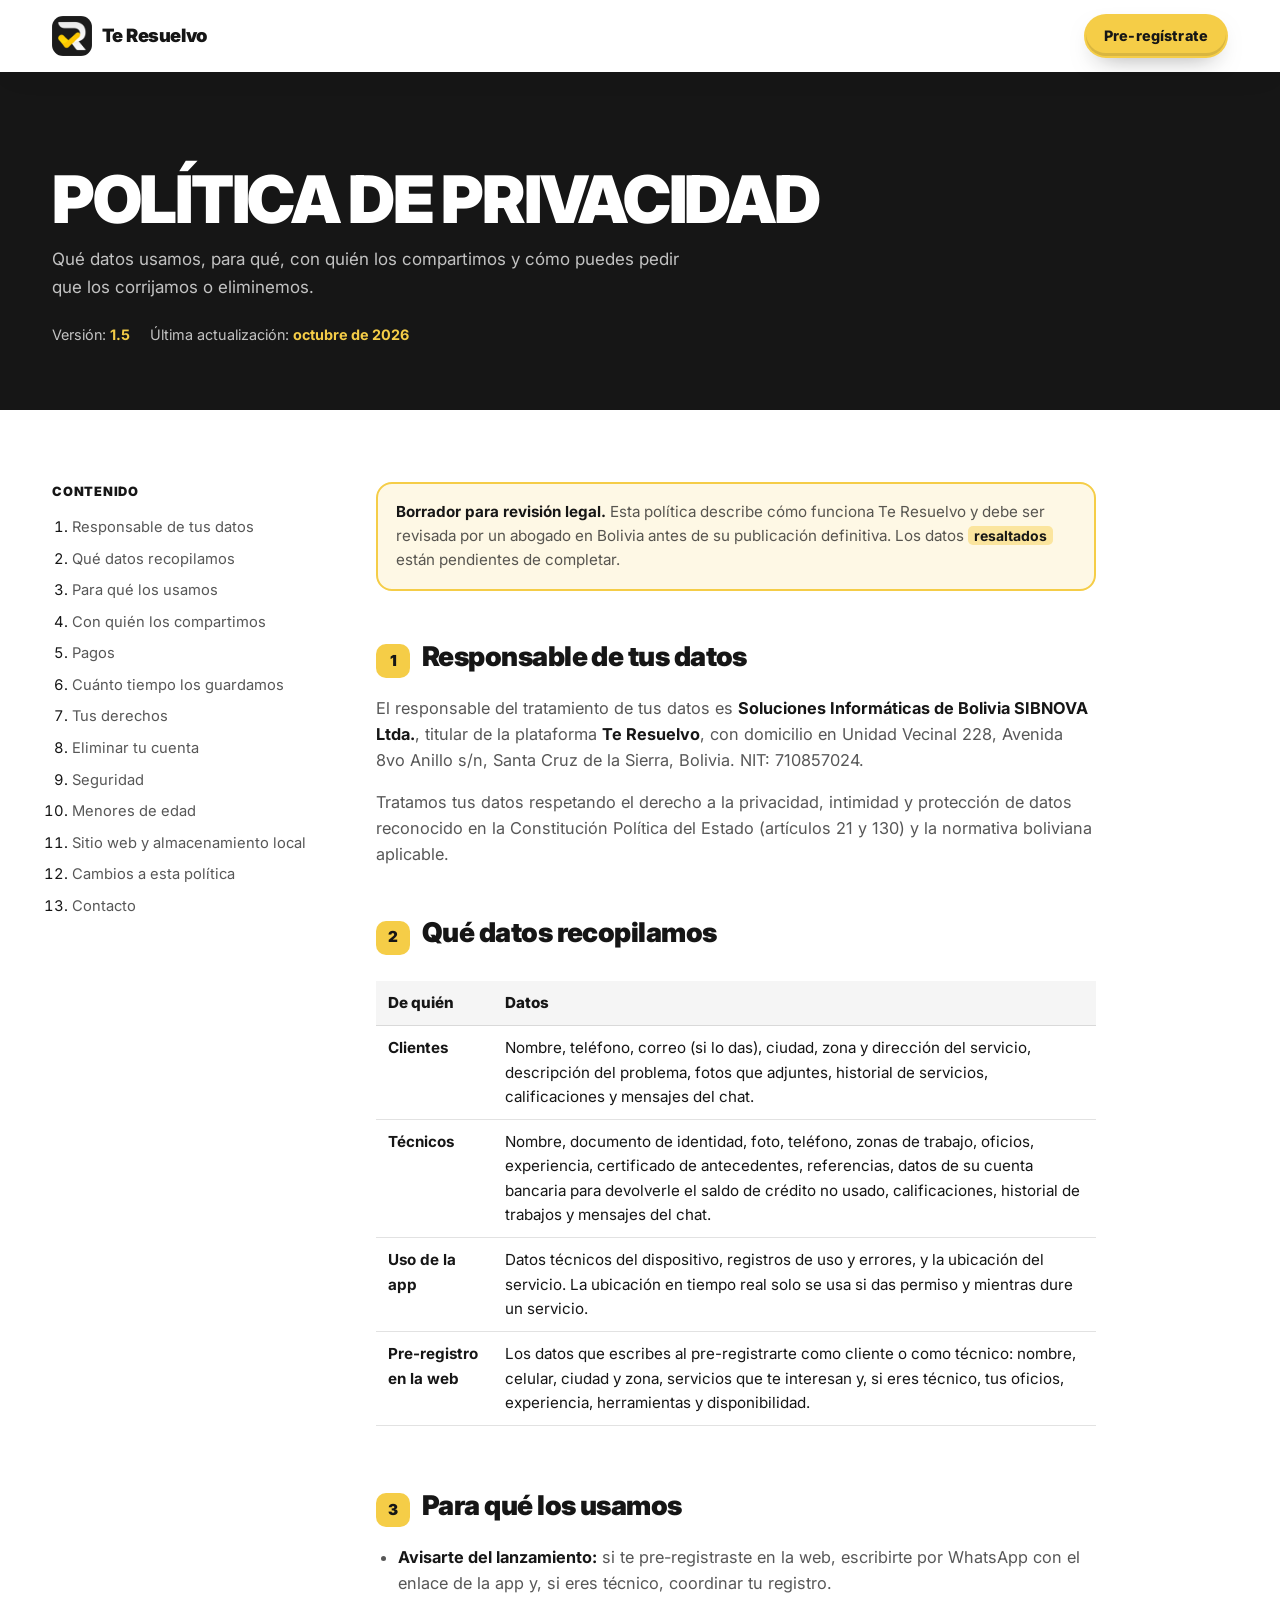
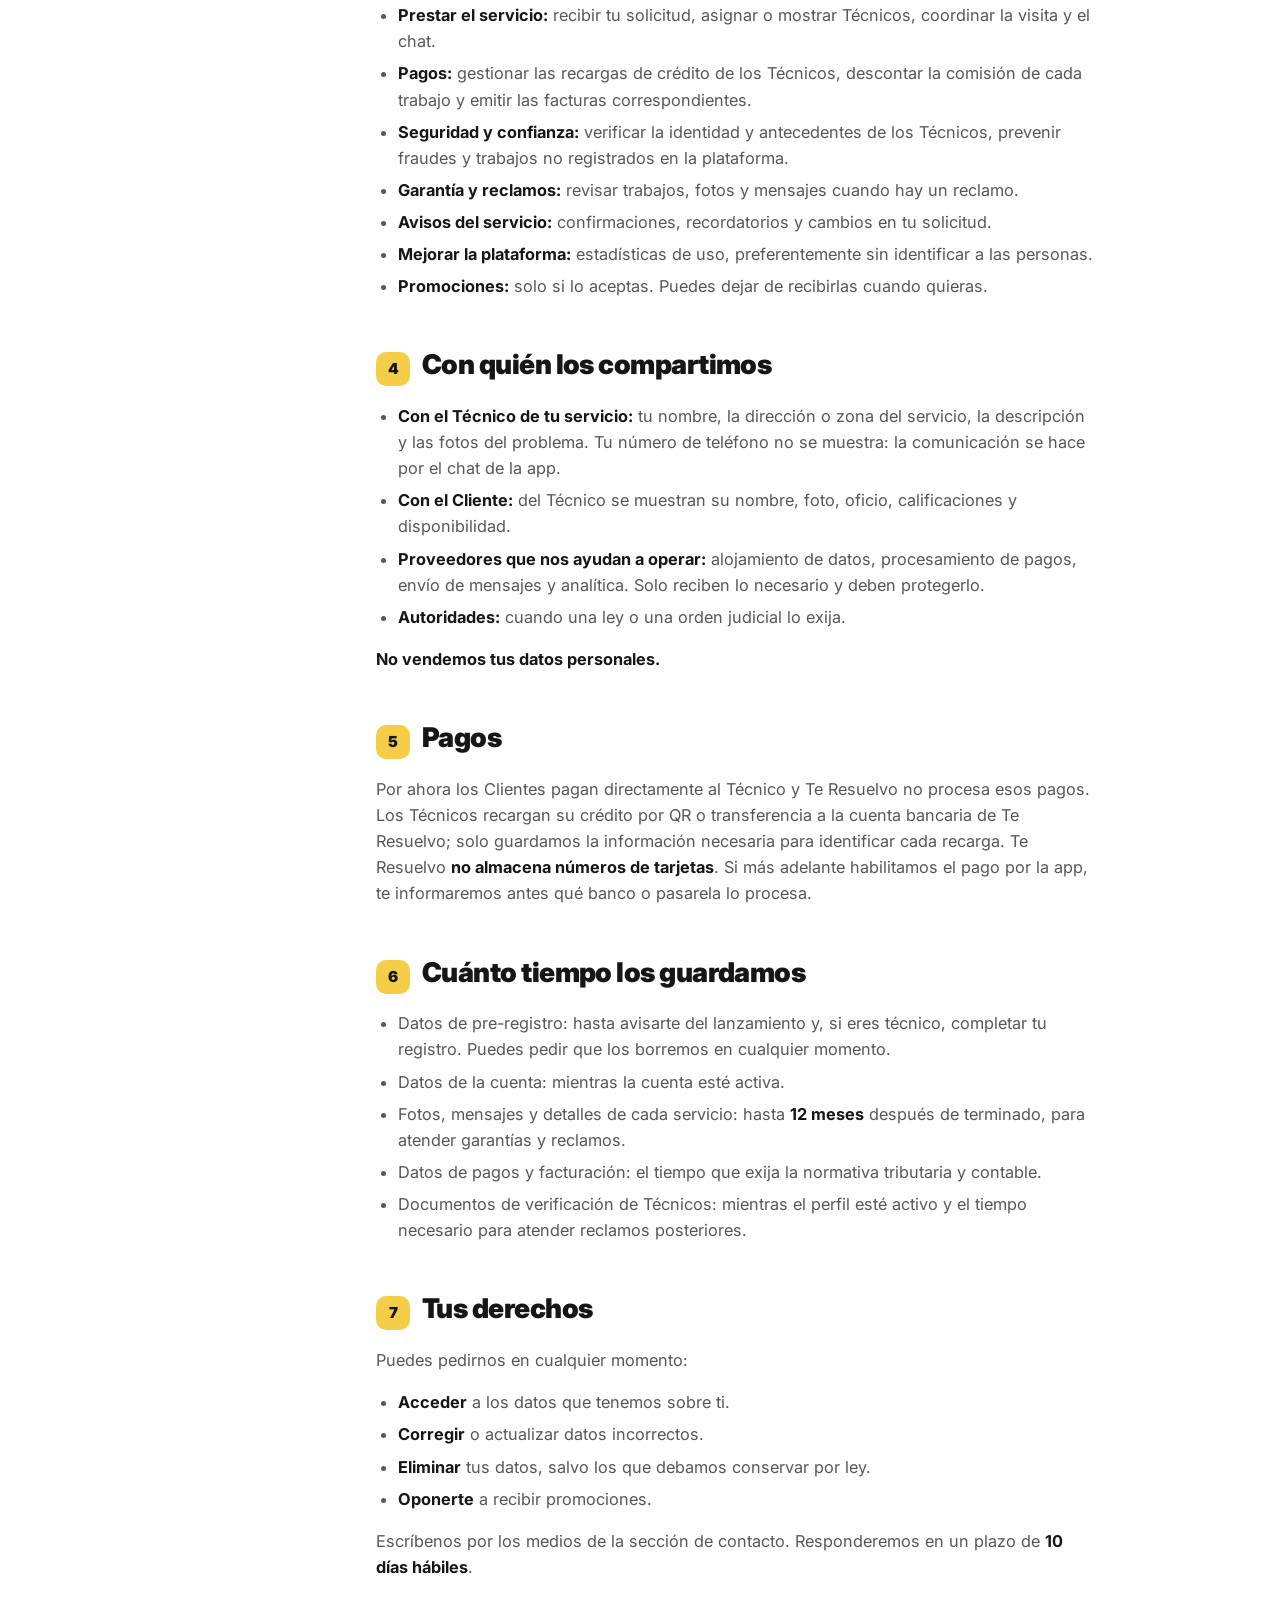
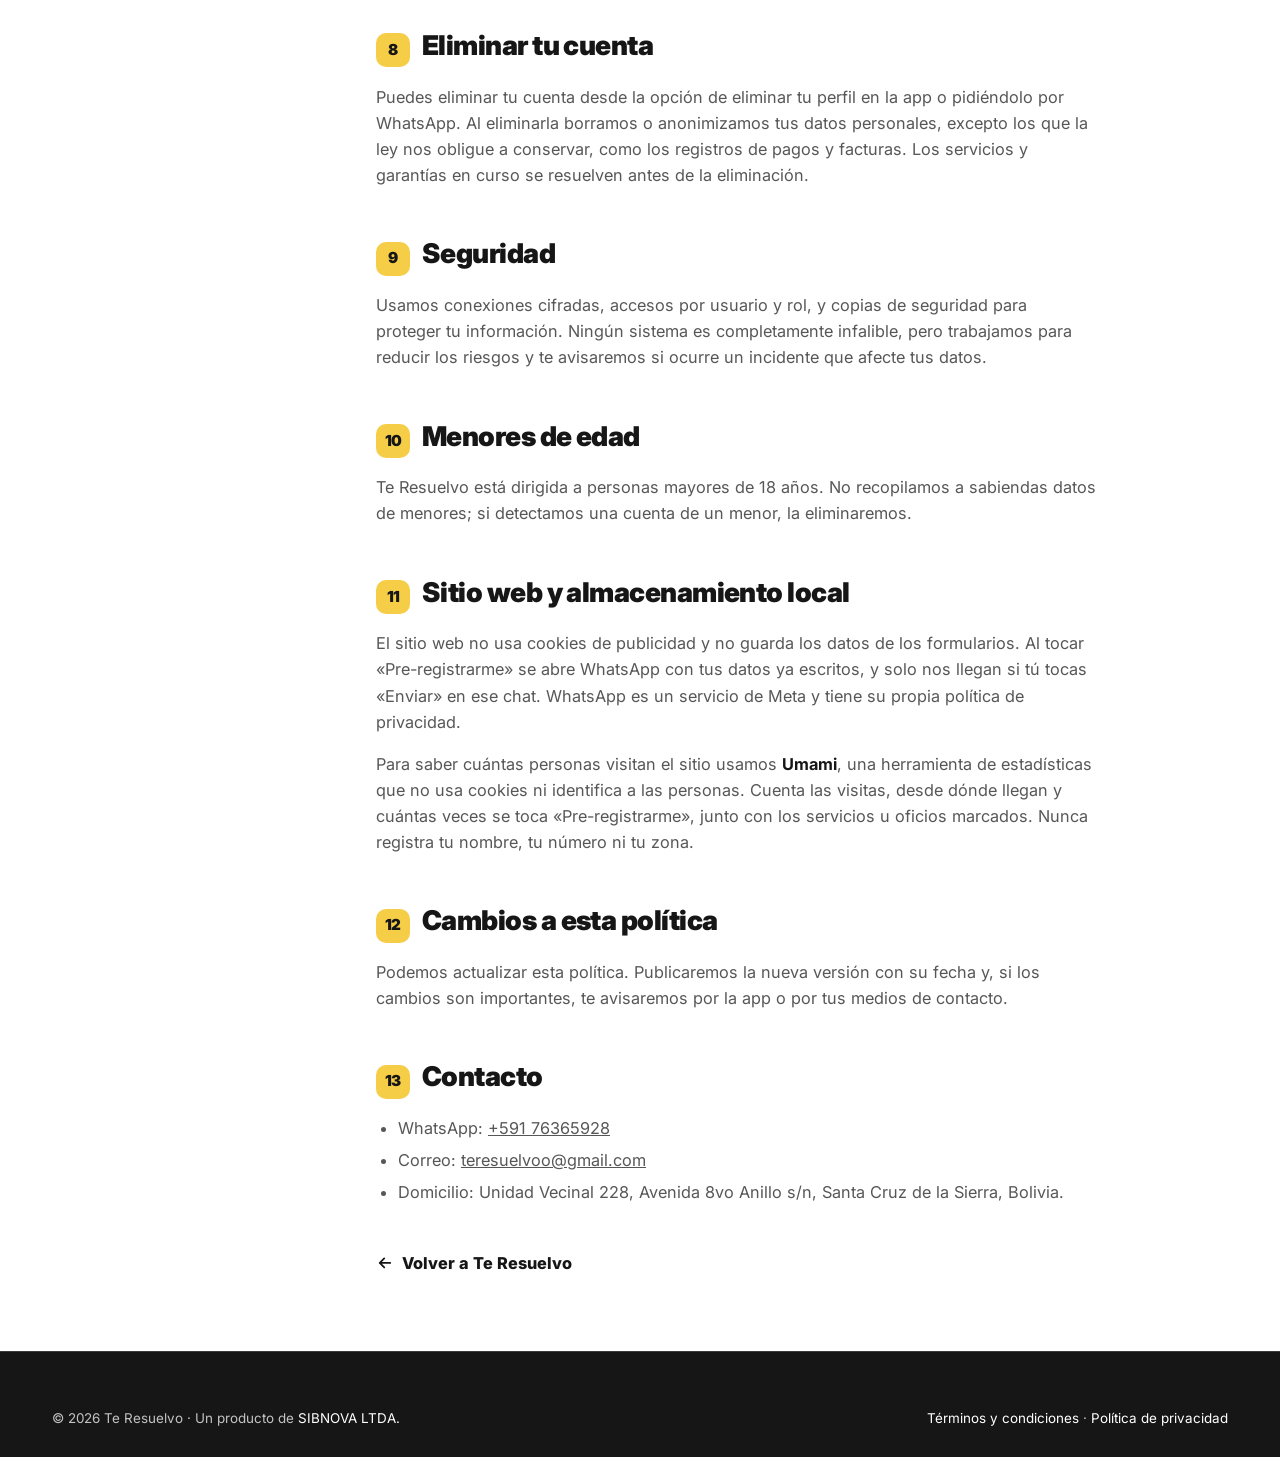
<file: privacidad.html>
<!DOCTYPE html>
<html lang="es-BO">
<head>
<meta charset="UTF-8">
<meta name="viewport" content="width=device-width, initial-scale=1, viewport-fit=cover">
<title>Política de privacidad · Te Resuelvo</title>
<meta name="description" content="Cómo Te Resuelvo recopila, usa y protege los datos de clientes y técnicos.">
<meta name="theme-color" content="#161616">
<link rel="canonical" href="https://juniorflores019xxxx-creator.github.io/te-resuelvo-app/privacidad.html">
<meta property="og:title" content="Política de privacidad · Te Resuelvo">
<meta property="og:image" content="https://juniorflores019xxxx-creator.github.io/te-resuelvo-app/img/compartir.jpg">
<meta property="og:url" content="https://juniorflores019xxxx-creator.github.io/te-resuelvo-app/privacidad.html">
<meta property="og:type" content="website">
<meta name="twitter:card" content="summary_large_image">
<link rel="icon" type="image/png" href="img/favicon.png">
<link rel="preconnect" href="https://fonts.googleapis.com">
<link rel="preconnect" href="https://fonts.gstatic.com" crossorigin>
<link href="https://fonts.googleapis.com/css2?family=Inter:wght@400..900&display=swap" rel="stylesheet">
<link rel="stylesheet" href="css/estilos.css">
</head>
<body>
<svg width="0" height="0" style="position:absolute" aria-hidden="true"><defs><symbol id="i-flecha" viewBox="0 0 24 24"><path d="M5 12h14M13 6l6 6-6 6" fill="none" stroke="currentColor" stroke-width="2.4" stroke-linecap="round" stroke-linejoin="round"/></symbol></defs></svg>
<a class="skip" href="#contenido">Saltar al contenido</a>

<header class="header scrolled">
  <div class="wrap header-in">
    <a class="logo" href="index.html" aria-label="Te Resuelvo, ir al inicio"><img src="img/logo-96.png" alt="" width="40" height="40"><span>Te Resuelvo</span></a>
    <a class="btn btn-yellow btn-sm" href="index.html#contacto">Pre-regístrate</a>
  </div>
</header>

<main id="contenido">
  <section class="legal-hero">
    <div class="wrap">
      <h1 class="title-lg">Política de privacidad</h1>
      <p>Qué datos usamos, para qué, con quién los compartimos y cómo puedes pedir que los corrijamos o eliminemos.</p>
      <div class="meta"><span>Versión: <b>1.5</b></span><span>Última actualización: <b>octubre de 2026</b></span></div>
    </div>
  </section>

  <div class="wrap legal-wrap">
    <nav class="toc" aria-label="Contenido">
      <p>Contenido</p>
      <ol>
        <li><a href="#p1">Responsable de tus datos</a></li>
        <li><a href="#p2">Qué datos recopilamos</a></li>
        <li><a href="#p3">Para qué los usamos</a></li>
        <li><a href="#p4">Con quién los compartimos</a></li>
        <li><a href="#p5">Pagos</a></li>
        <li><a href="#p6">Cuánto tiempo los guardamos</a></li>
        <li><a href="#p7">Tus derechos</a></li>
        <li><a href="#p8">Eliminar tu cuenta</a></li>
        <li><a href="#p9">Seguridad</a></li>
        <li><a href="#p10">Menores de edad</a></li>
        <li><a href="#p11">Sitio web y almacenamiento local</a></li>
        <li><a href="#p12">Cambios a esta política</a></li>
        <li><a href="#p13">Contacto</a></li>
      </ol>
    </nav>

    <article class="legal">
      <p class="aviso"><strong>Borrador para revisión legal.</strong> Esta política describe cómo funciona Te Resuelvo y debe ser revisada por un abogado en Bolivia antes de su publicación definitiva. Los datos <span class="pend">resaltados</span> están pendientes de completar.</p>

      <h2 id="p1"><span class="n">1</span>Responsable de tus datos</h2>
      <p>El responsable del tratamiento de tus datos es <strong>Soluciones Informáticas de Bolivia SIBNOVA Ltda.</strong>, titular de la plataforma <strong>Te Resuelvo</strong>, con domicilio en Unidad Vecinal 228, Avenida 8vo Anillo s/n, Santa Cruz de la Sierra, Bolivia. NIT: 710857024.</p>
      <p>Tratamos tus datos respetando el derecho a la privacidad, intimidad y protección de datos reconocido en la Constitución Política del Estado (artículos 21 y 130) y la normativa boliviana aplicable.</p>

      <h2 id="p2"><span class="n">2</span>Qué datos recopilamos</h2>
      <div class="tablewrap"><table>
        <thead><tr><th>De quién</th><th>Datos</th></tr></thead>
        <tbody>
          <tr><td><strong>Clientes</strong></td><td>Nombre, teléfono, correo (si lo das), ciudad, zona y dirección del servicio, descripción del problema, fotos que adjuntes, historial de servicios, calificaciones y mensajes del chat.</td></tr>
          <tr><td><strong>Técnicos</strong></td><td>Nombre, documento de identidad, foto, teléfono, zonas de trabajo, oficios, experiencia, certificado de antecedentes, referencias, datos de su cuenta bancaria para devolverle el saldo de crédito no usado, calificaciones, historial de trabajos y mensajes del chat.</td></tr>
          <tr><td><strong>Uso de la app</strong></td><td>Datos técnicos del dispositivo, registros de uso y errores, y la ubicación del servicio. La ubicación en tiempo real solo se usa si das permiso y mientras dure un servicio.</td></tr>
          <tr><td><strong>Pre-registro en la web</strong></td><td>Los datos que escribes al pre-registrarte como cliente o como técnico: nombre, celular, ciudad y zona, servicios que te interesan y, si eres técnico, tus oficios, experiencia, herramientas y disponibilidad.</td></tr>
        </tbody>
      </table></div>

      <h2 id="p3"><span class="n">3</span>Para qué los usamos</h2>
      <ul>
        <li><strong>Avisarte del lanzamiento:</strong> si te pre-registraste en la web, escribirte por WhatsApp con el enlace de la app y, si eres técnico, coordinar tu registro.</li>
        <li><strong>Prestar el servicio:</strong> recibir tu solicitud, asignar o mostrar Técnicos, coordinar la visita y el chat.</li>
        <li><strong>Pagos:</strong> gestionar las recargas de crédito de los Técnicos, descontar la comisión de cada trabajo y emitir las facturas correspondientes.</li>
        <li><strong>Seguridad y confianza:</strong> verificar la identidad y antecedentes de los Técnicos, prevenir fraudes y trabajos no registrados en la plataforma.</li>
        <li><strong>Garantía y reclamos:</strong> revisar trabajos, fotos y mensajes cuando hay un reclamo.</li>
        <li><strong>Avisos del servicio:</strong> confirmaciones, recordatorios y cambios en tu solicitud.</li>
        <li><strong>Mejorar la plataforma:</strong> estadísticas de uso, preferentemente sin identificar a las personas.</li>
        <li><strong>Promociones:</strong> solo si lo aceptas. Puedes dejar de recibirlas cuando quieras.</li>
      </ul>

      <h2 id="p4"><span class="n">4</span>Con quién los compartimos</h2>
      <ul>
        <li><strong>Con el Técnico de tu servicio:</strong> tu nombre, la dirección o zona del servicio, la descripción y las fotos del problema. Tu número de teléfono no se muestra: la comunicación se hace por el chat de la app.</li>
        <li><strong>Con el Cliente:</strong> del Técnico se muestran su nombre, foto, oficio, calificaciones y disponibilidad.</li>
        <li><strong>Proveedores que nos ayudan a operar:</strong> alojamiento de datos, procesamiento de pagos, envío de mensajes y analítica. Solo reciben lo necesario y deben protegerlo.</li>
        <li><strong>Autoridades:</strong> cuando una ley o una orden judicial lo exija.</li>
      </ul>
      <p><strong>No vendemos tus datos personales.</strong></p>

      <h2 id="p5"><span class="n">5</span>Pagos</h2>
      <p>Por ahora los Clientes pagan directamente al Técnico y Te Resuelvo no procesa esos pagos. Los Técnicos recargan su crédito por QR o transferencia a la cuenta bancaria de Te Resuelvo; solo guardamos la información necesaria para identificar cada recarga. Te Resuelvo <strong>no almacena números de tarjetas</strong>. Si más adelante habilitamos el pago por la app, te informaremos antes qué banco o pasarela lo procesa.</p>

      <h2 id="p6"><span class="n">6</span>Cuánto tiempo los guardamos</h2>
      <ul>
        <li>Datos de pre-registro: hasta avisarte del lanzamiento y, si eres técnico, completar tu registro. Puedes pedir que los borremos en cualquier momento.</li>
        <li>Datos de la cuenta: mientras la cuenta esté activa.</li>
        <li>Fotos, mensajes y detalles de cada servicio: hasta <strong>12 meses</strong> después de terminado, para atender garantías y reclamos.</li>
        <li>Datos de pagos y facturación: el tiempo que exija la normativa tributaria y contable.</li>
        <li>Documentos de verificación de Técnicos: mientras el perfil esté activo y el tiempo necesario para atender reclamos posteriores.</li>
      </ul>

      <h2 id="p7"><span class="n">7</span>Tus derechos</h2>
      <p>Puedes pedirnos en cualquier momento:</p>
      <ul>
        <li><strong>Acceder</strong> a los datos que tenemos sobre ti.</li>
        <li><strong>Corregir</strong> o actualizar datos incorrectos.</li>
        <li><strong>Eliminar</strong> tus datos, salvo los que debamos conservar por ley.</li>
        <li><strong>Oponerte</strong> a recibir promociones.</li>
      </ul>
      <p>Escríbenos por los medios de la sección de contacto. Responderemos en un plazo de <strong>10 días hábiles</strong>.</p>

      <h2 id="p8"><span class="n">8</span>Eliminar tu cuenta</h2>
      <p>Puedes eliminar tu cuenta desde la opción de eliminar tu perfil en la app o pidiéndolo por WhatsApp. Al eliminarla borramos o anonimizamos tus datos personales, excepto los que la ley nos obligue a conservar, como los registros de pagos y facturas. Los servicios y garantías en curso se resuelven antes de la eliminación.</p>

      <h2 id="p9"><span class="n">9</span>Seguridad</h2>
      <p>Usamos conexiones cifradas, accesos por usuario y rol, y copias de seguridad para proteger tu información. Ningún sistema es completamente infalible, pero trabajamos para reducir los riesgos y te avisaremos si ocurre un incidente que afecte tus datos.</p>

      <h2 id="p10"><span class="n">10</span>Menores de edad</h2>
      <p>Te Resuelvo está dirigida a personas mayores de 18 años. No recopilamos a sabiendas datos de menores; si detectamos una cuenta de un menor, la eliminaremos.</p>

      <h2 id="p11"><span class="n">11</span>Sitio web y almacenamiento local</h2>
      <p>El sitio web no usa cookies de publicidad y no guarda los datos de los formularios. Al tocar «Pre-registrarme» se abre WhatsApp con tus datos ya escritos, y solo nos llegan si tú tocas «Enviar» en ese chat. WhatsApp es un servicio de Meta y tiene su propia política de privacidad.</p>
      <p>Para saber cuántas personas visitan el sitio usamos <strong>Umami</strong>, una herramienta de estadísticas que no usa cookies ni identifica a las personas. Cuenta las visitas, desde dónde llegan y cuántas veces se toca «Pre-registrarme», junto con los servicios u oficios marcados. Nunca registra tu nombre, tu número ni tu zona.</p>

      <h2 id="p12"><span class="n">12</span>Cambios a esta política</h2>
      <p>Podemos actualizar esta política. Publicaremos la nueva versión con su fecha y, si los cambios son importantes, te avisaremos por la app o por tus medios de contacto.</p>

      <h2 id="p13"><span class="n">13</span>Contacto</h2>
      <ul>
        <li>WhatsApp: <a href="https://wa.me/59176365928" target="_blank" rel="noopener" data-wa data-wa-numero>+591 76365928</a></li>
        <li>Correo: <a href="mailto:teresuelvoo@gmail.com">teresuelvoo@gmail.com</a></li>
        <li>Domicilio: Unidad Vecinal 228, Avenida 8vo Anillo s/n, Santa Cruz de la Sierra, Bolivia.</li>
      </ul>

      <a class="legal-back" href="index.html"><svg class="ico"><use href="#i-flecha"/></svg> Volver a Te Resuelvo</a>
    </article>
  </div>
</main>

<footer class="footer">
  <div class="wrap footer-bottom footer-solo">
    <p>© <span id="anio">2026</span> Te Resuelvo · Un producto de <a href="https://sibnova.com.bo" target="_blank" rel="noopener">SIBNOVA LTDA.</a></p>
    <p><a href="terminos.html">Términos y condiciones</a> · <a href="privacidad.html">Política de privacidad</a></p>
  </div>
</footer>
<script src="js/config.js"></script>
<script src="js/paginas.js"></script>
</body>
</html>
</file>
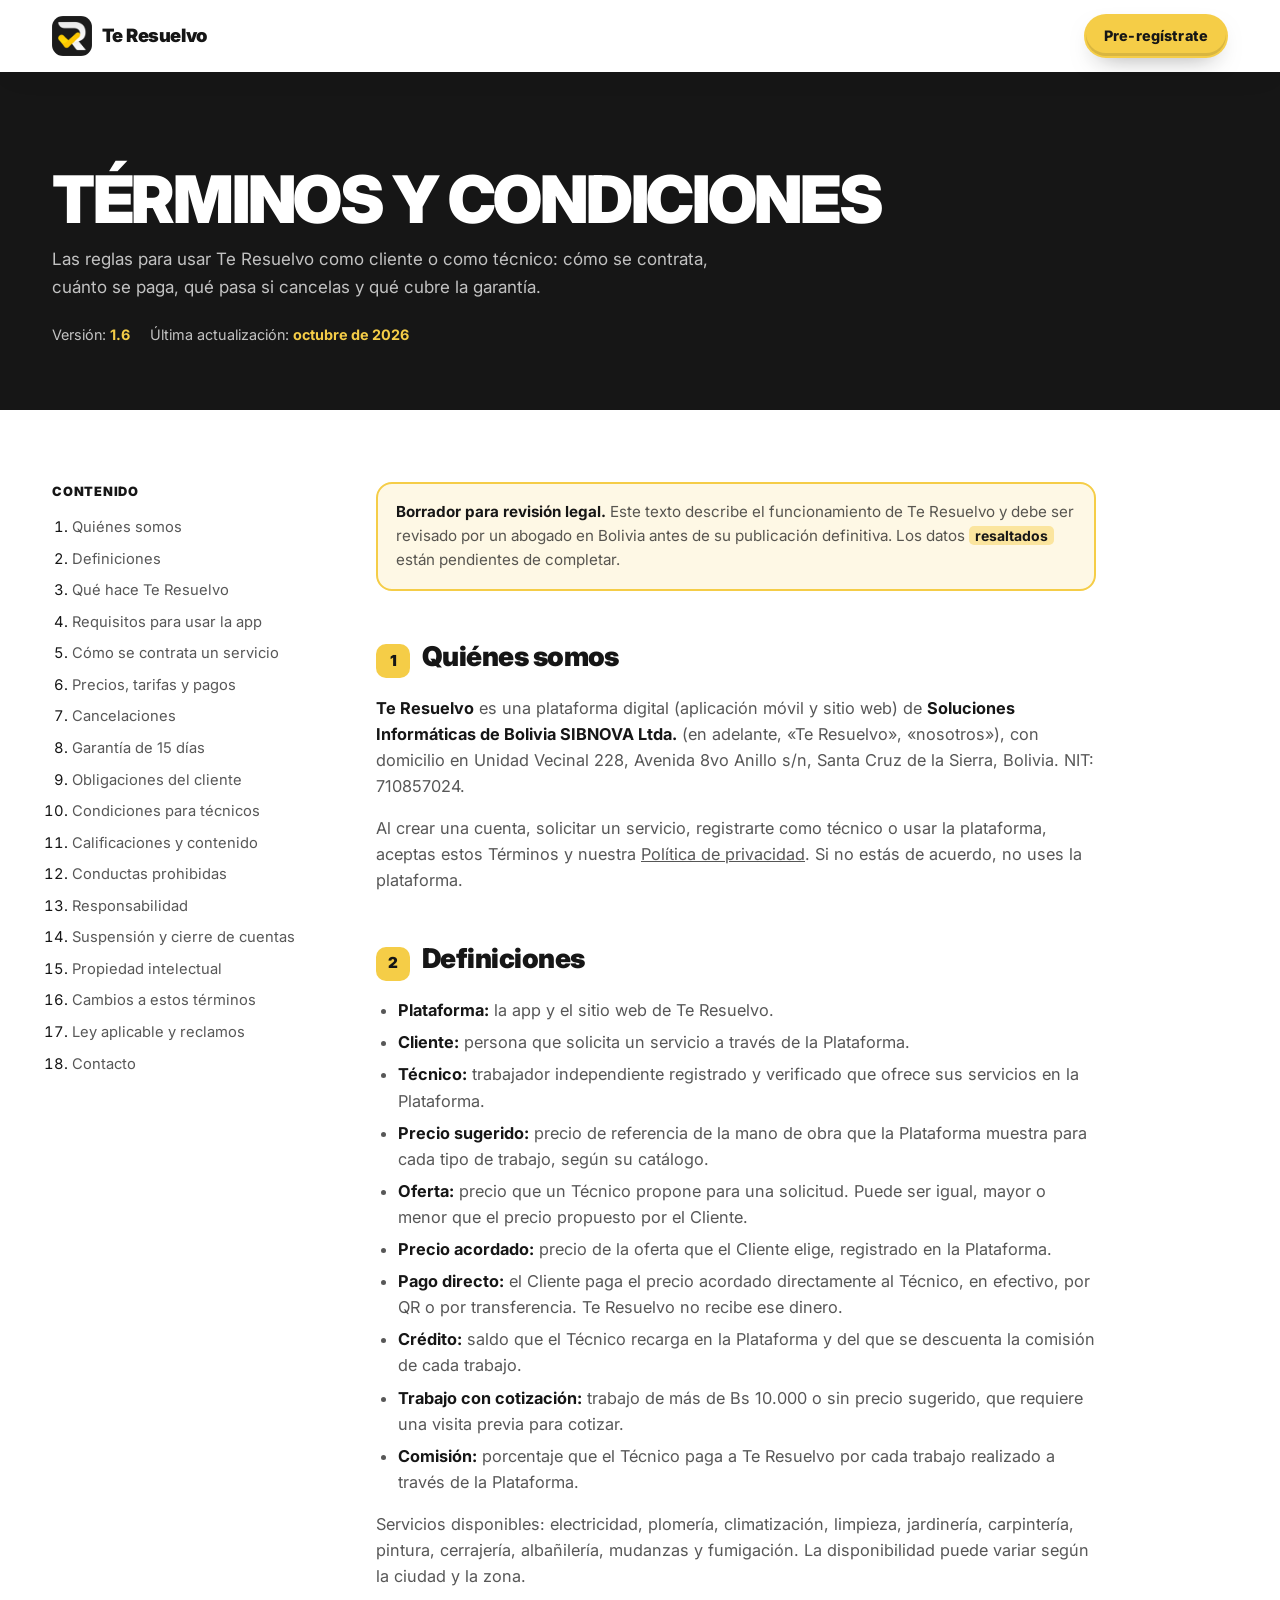
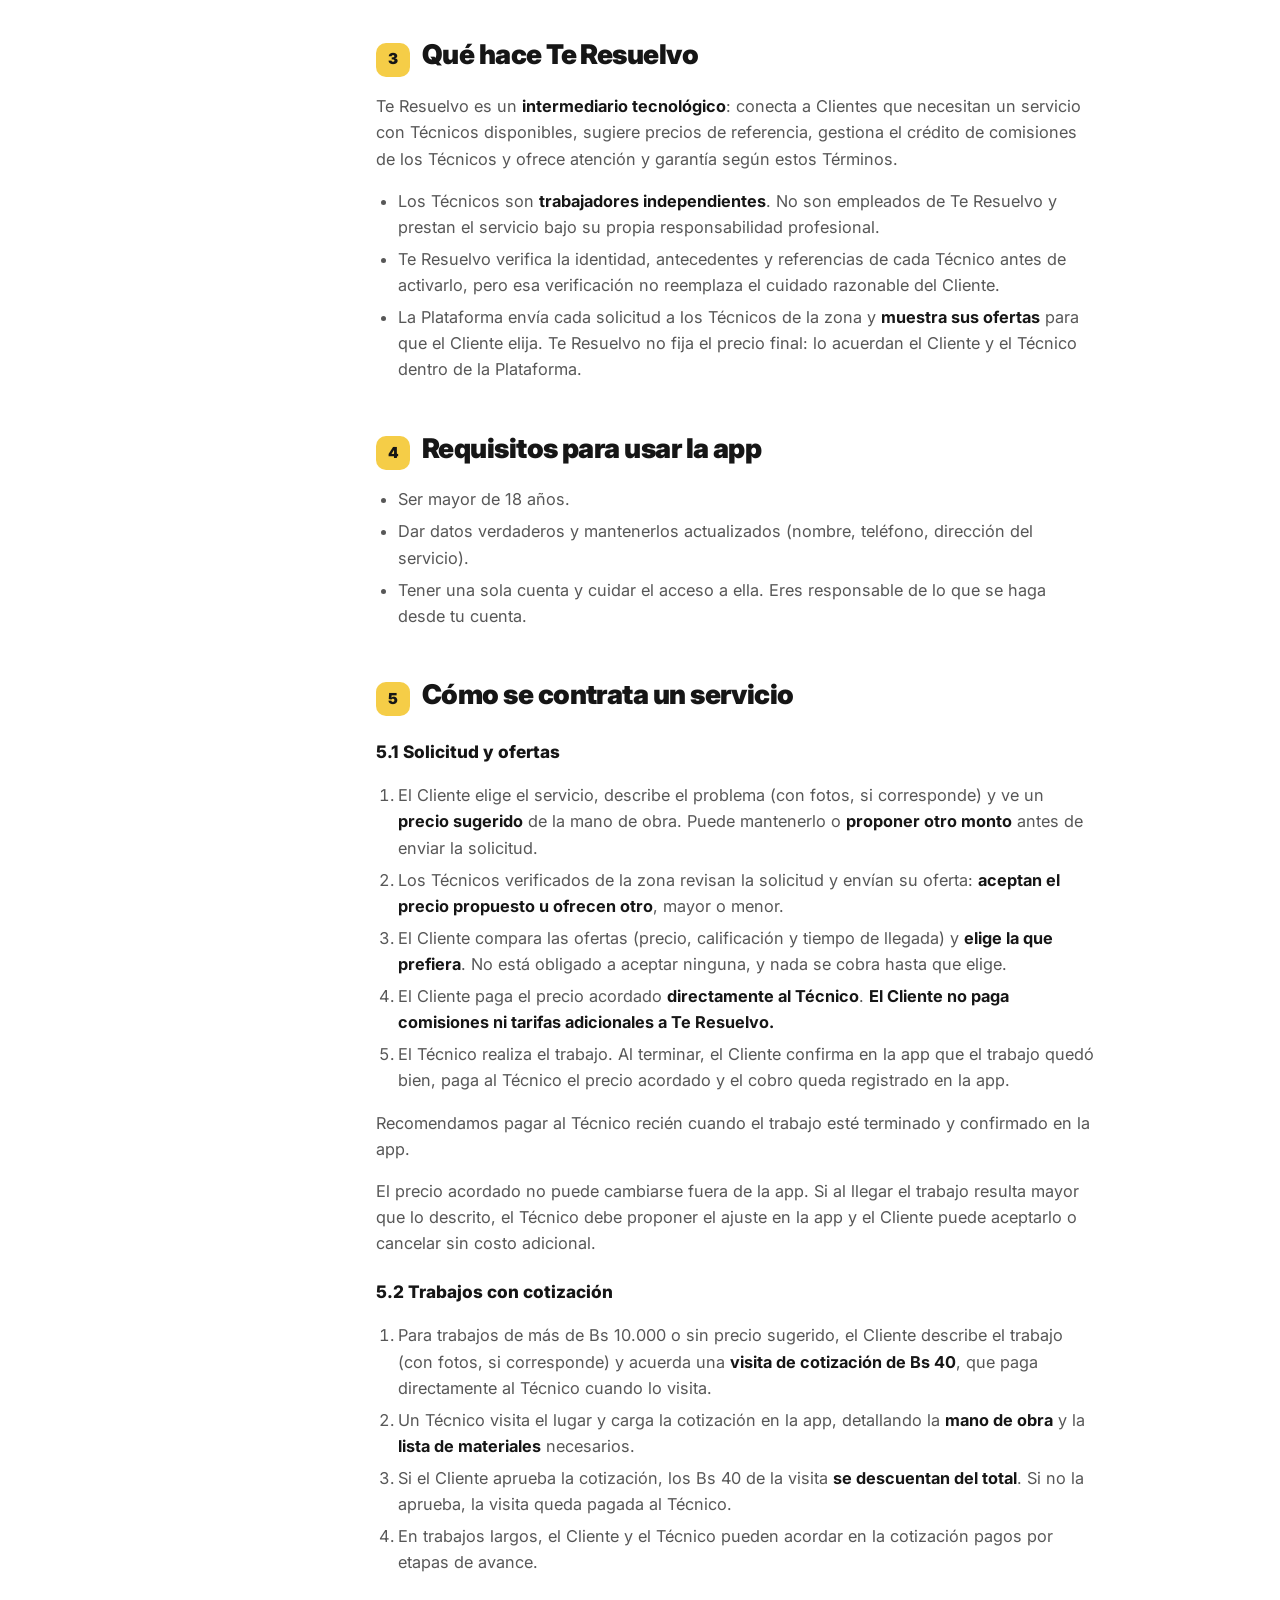
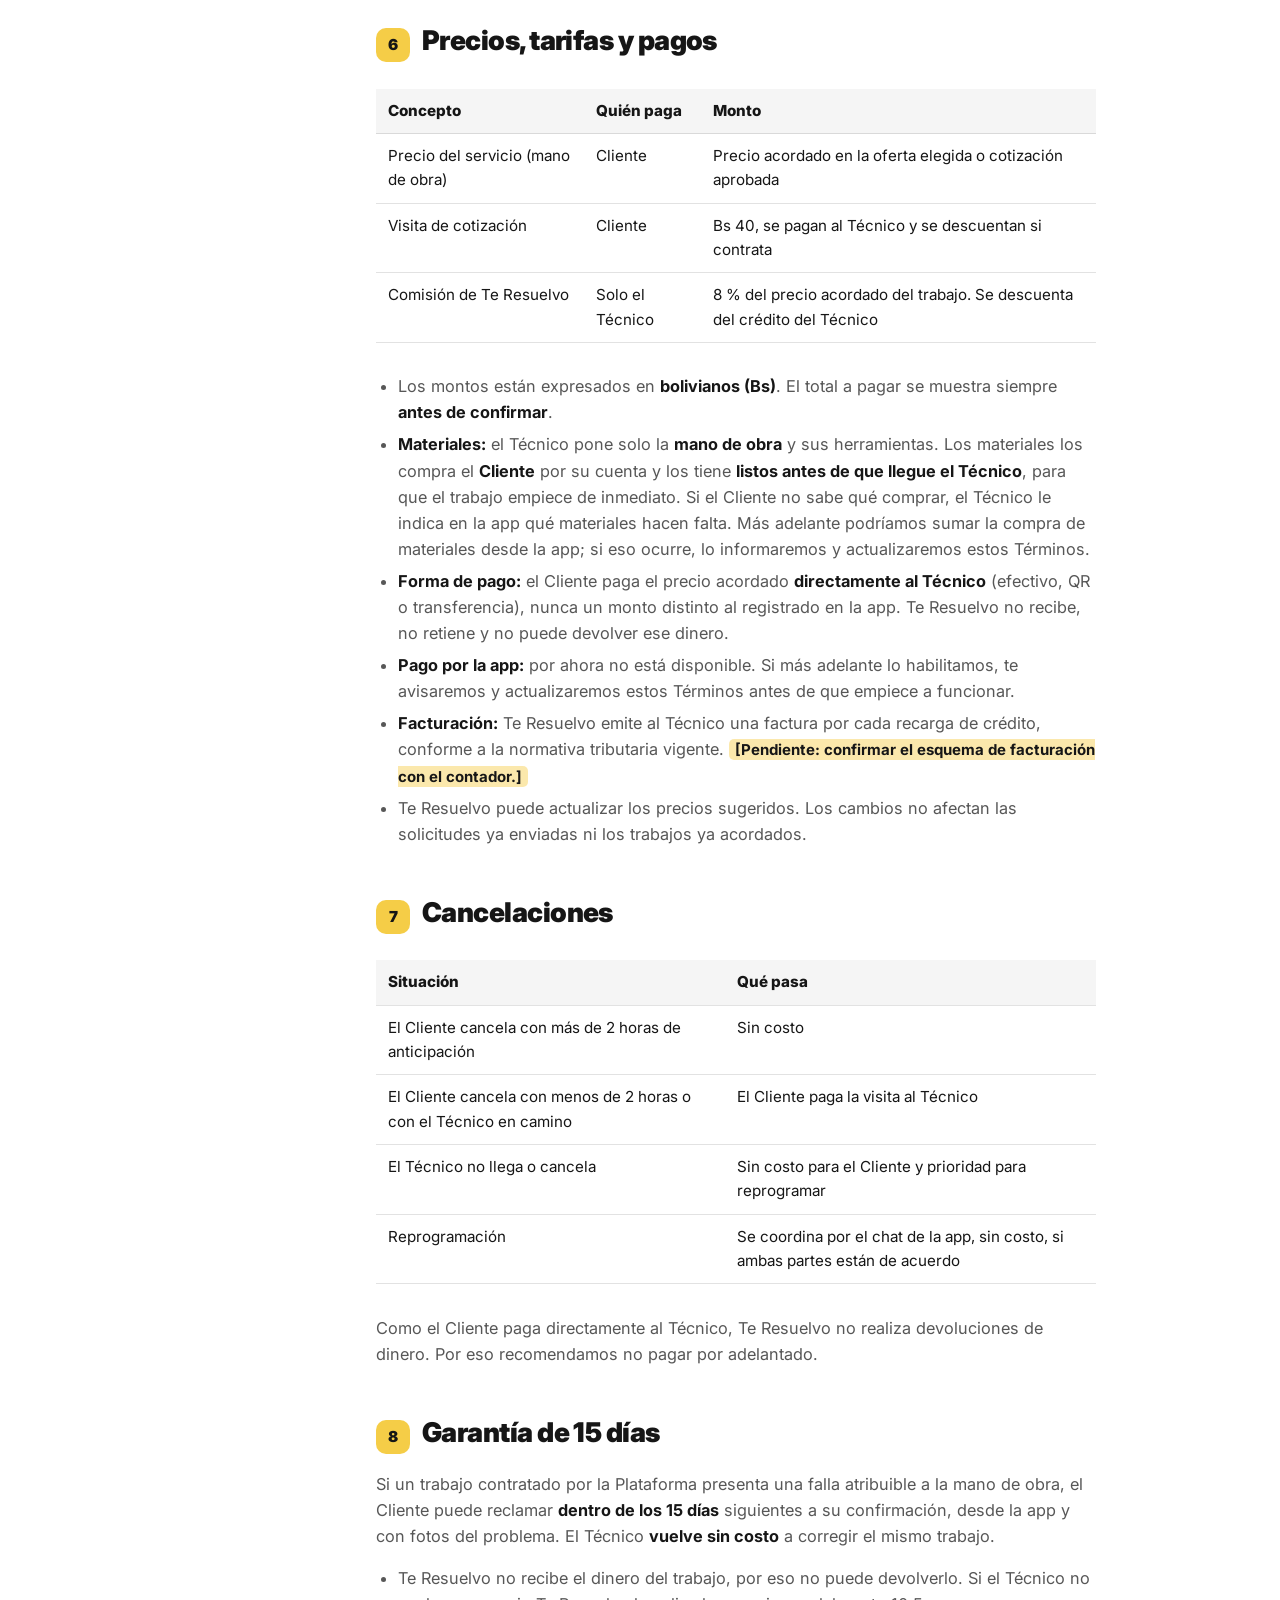
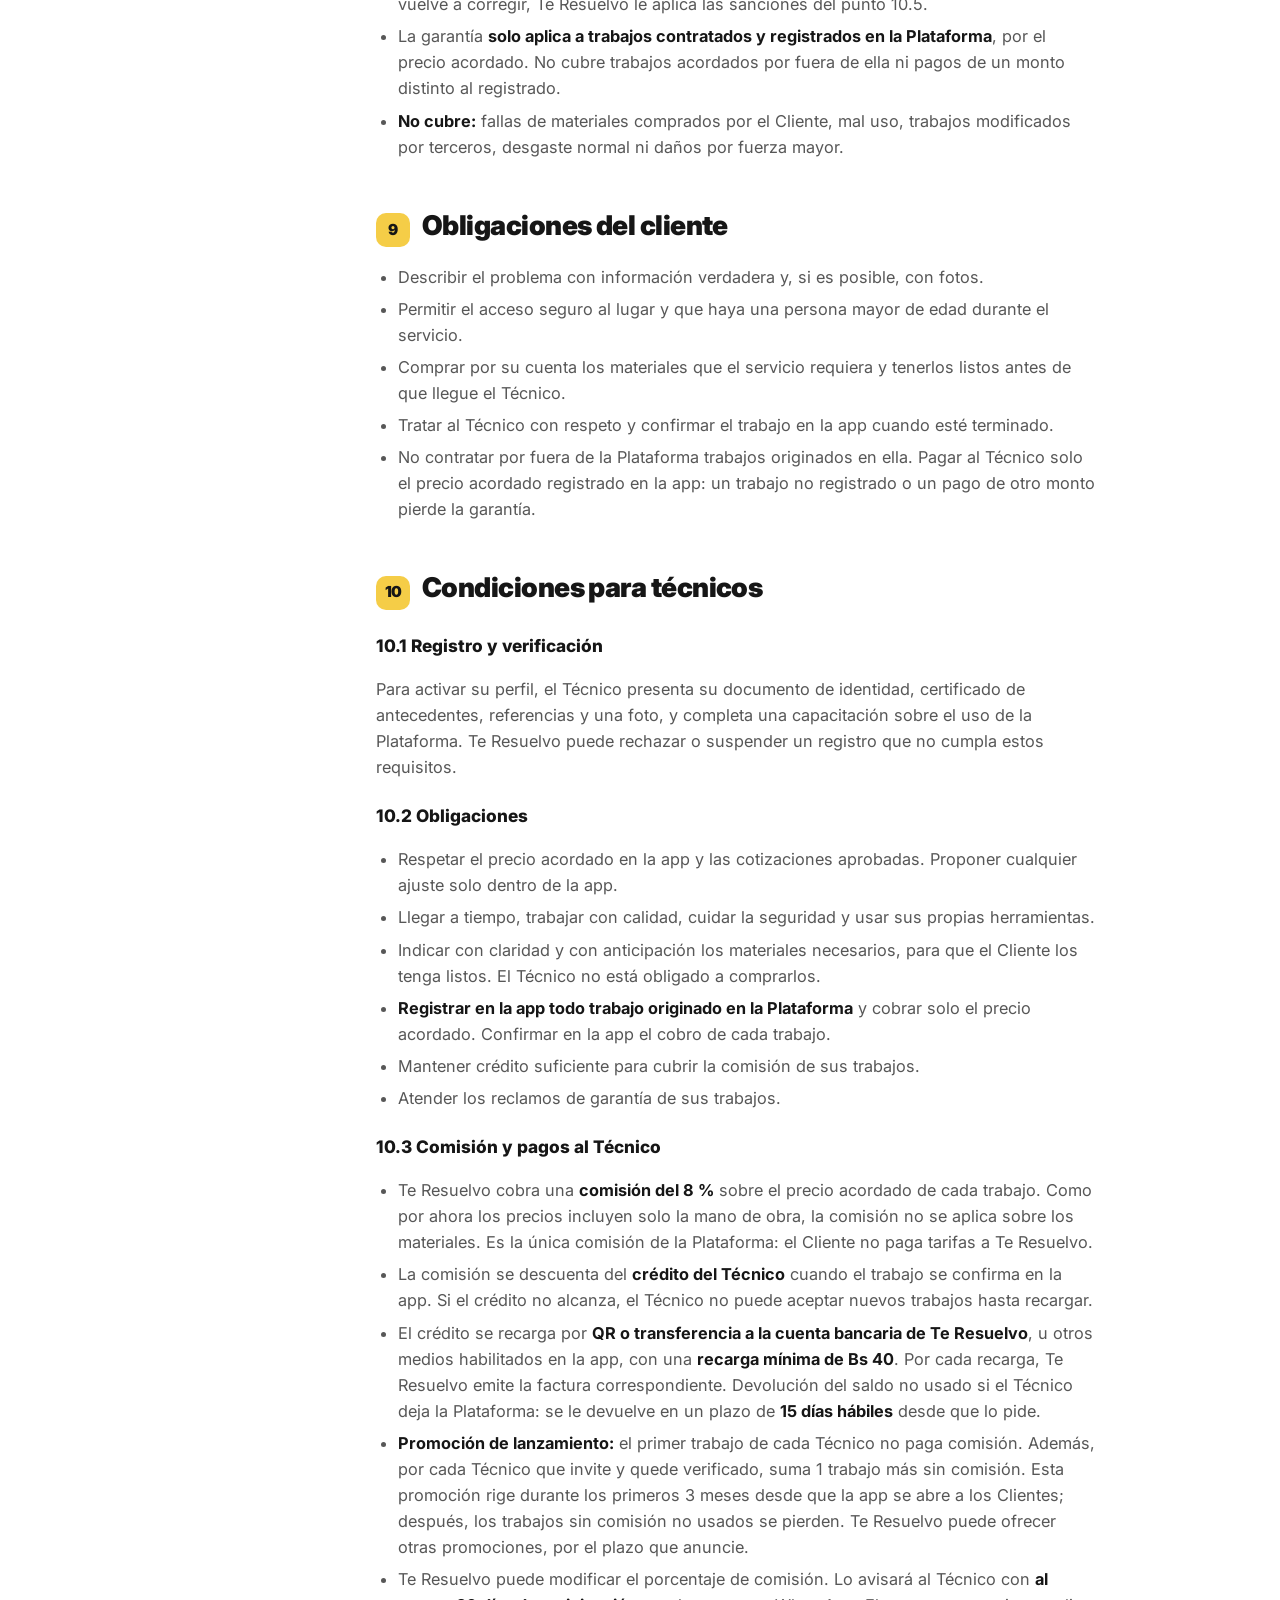
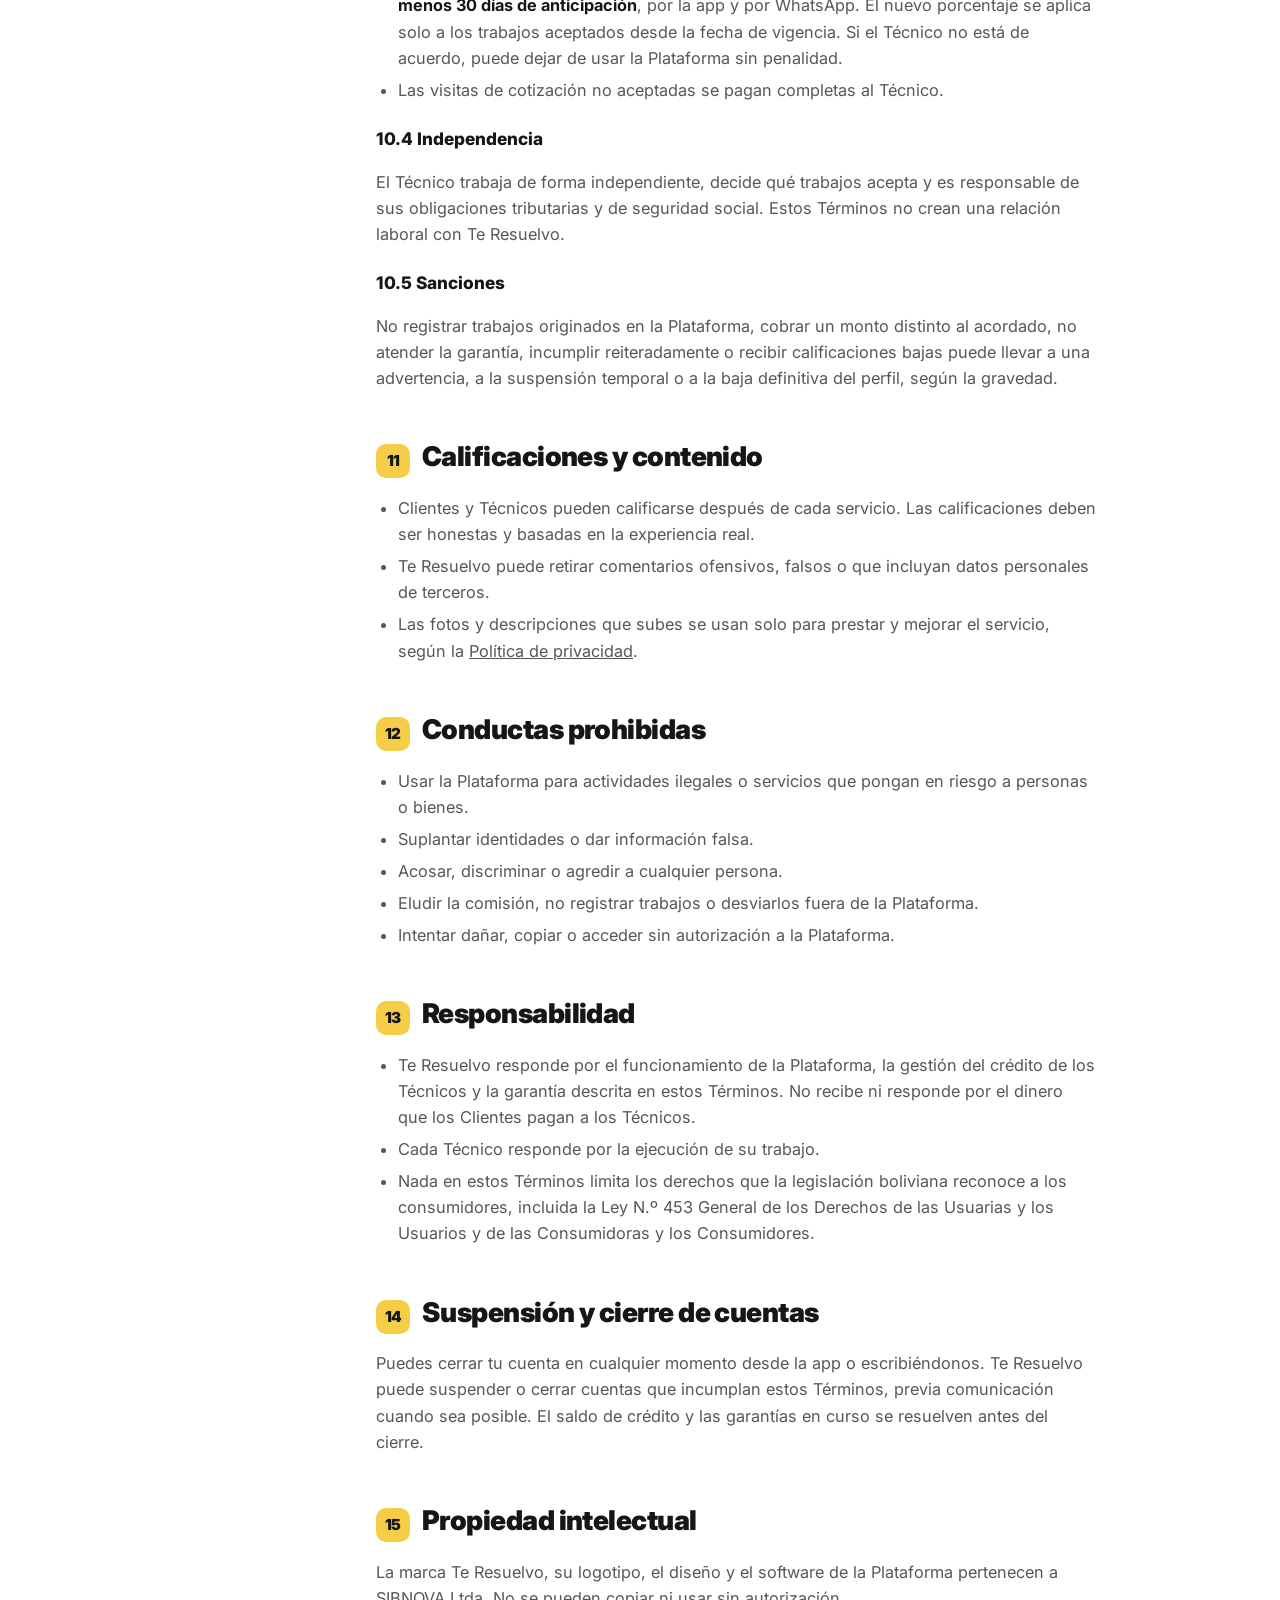
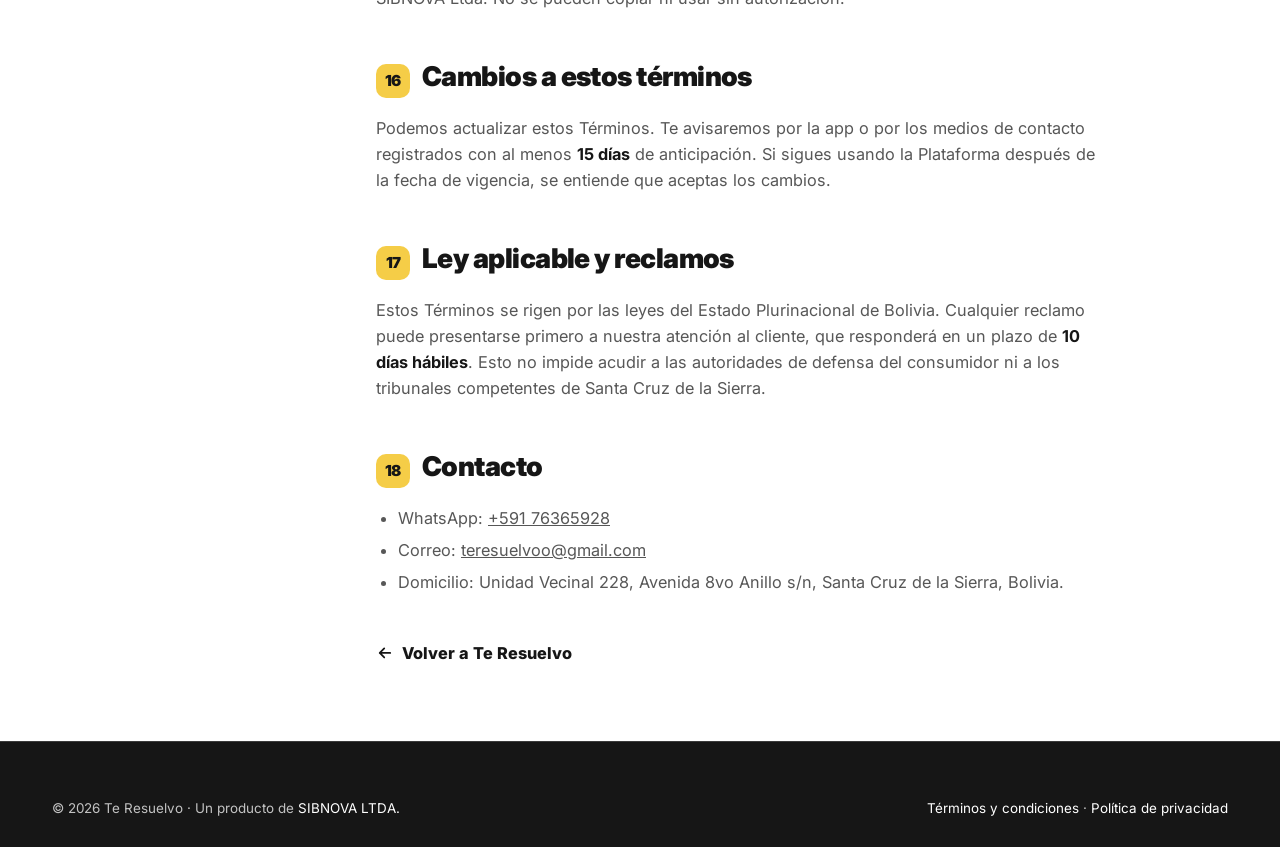
<file: terminos.html>
<!DOCTYPE html>
<html lang="es-BO">
<head>
<meta charset="UTF-8">
<meta name="viewport" content="width=device-width, initial-scale=1, viewport-fit=cover">
<title>Términos y condiciones · Te Resuelvo</title>
<meta name="description" content="Términos y condiciones de uso de la app y la web de Te Resuelvo para clientes y técnicos.">
<meta name="theme-color" content="#161616">
<link rel="canonical" href="https://juniorflores019xxxx-creator.github.io/te-resuelvo-app/terminos.html">
<meta property="og:title" content="Términos y condiciones · Te Resuelvo">
<meta property="og:image" content="https://juniorflores019xxxx-creator.github.io/te-resuelvo-app/img/compartir.jpg">
<meta property="og:url" content="https://juniorflores019xxxx-creator.github.io/te-resuelvo-app/terminos.html">
<meta property="og:type" content="website">
<meta name="twitter:card" content="summary_large_image">
<link rel="icon" type="image/png" href="img/favicon.png">
<link rel="preconnect" href="https://fonts.googleapis.com">
<link rel="preconnect" href="https://fonts.gstatic.com" crossorigin>
<link href="https://fonts.googleapis.com/css2?family=Inter:wght@400..900&display=swap" rel="stylesheet">
<link rel="stylesheet" href="css/estilos.css">
</head>
<body>
<svg width="0" height="0" style="position:absolute" aria-hidden="true"><defs><symbol id="i-flecha" viewBox="0 0 24 24"><path d="M5 12h14M13 6l6 6-6 6" fill="none" stroke="currentColor" stroke-width="2.4" stroke-linecap="round" stroke-linejoin="round"/></symbol></defs></svg>
<a class="skip" href="#contenido">Saltar al contenido</a>

<header class="header scrolled">
  <div class="wrap header-in">
    <a class="logo" href="index.html" aria-label="Te Resuelvo, ir al inicio"><img src="img/logo-96.png" alt="" width="40" height="40"><span>Te Resuelvo</span></a>
    <a class="btn btn-yellow btn-sm" href="index.html#contacto">Pre-regístrate</a>
  </div>
</header>

<main id="contenido">
  <section class="legal-hero">
    <div class="wrap">
      <h1 class="title-lg">Términos y condiciones</h1>
      <p>Las reglas para usar Te Resuelvo como cliente o como técnico: cómo se contrata, cuánto se paga, qué pasa si cancelas y qué cubre la garantía.</p>
      <div class="meta"><span>Versión: <b>1.6</b></span><span>Última actualización: <b>octubre de 2026</b></span></div>
    </div>
  </section>

  <div class="wrap legal-wrap">
    <nav class="toc" aria-label="Contenido">
      <p>Contenido</p>
      <ol>
        <li><a href="#t1">Quiénes somos</a></li>
        <li><a href="#t2">Definiciones</a></li>
        <li><a href="#t3">Qué hace Te Resuelvo</a></li>
        <li><a href="#t4">Requisitos para usar la app</a></li>
        <li><a href="#t5">Cómo se contrata un servicio</a></li>
        <li><a href="#t6">Precios, tarifas y pagos</a></li>
        <li><a href="#t7">Cancelaciones</a></li>
        <li><a href="#t8">Garantía de 15 días</a></li>
        <li><a href="#t9">Obligaciones del cliente</a></li>
        <li><a href="#t10">Condiciones para técnicos</a></li>
        <li><a href="#t11">Calificaciones y contenido</a></li>
        <li><a href="#t12">Conductas prohibidas</a></li>
        <li><a href="#t13">Responsabilidad</a></li>
        <li><a href="#t14">Suspensión y cierre de cuentas</a></li>
        <li><a href="#t15">Propiedad intelectual</a></li>
        <li><a href="#t16">Cambios a estos términos</a></li>
        <li><a href="#t17">Ley aplicable y reclamos</a></li>
        <li><a href="#t18">Contacto</a></li>
      </ol>
    </nav>

    <article class="legal">
      <p class="aviso"><strong>Borrador para revisión legal.</strong> Este texto describe el funcionamiento de Te Resuelvo y debe ser revisado por un abogado en Bolivia antes de su publicación definitiva. Los datos <span class="pend">resaltados</span> están pendientes de completar.</p>

      <h2 id="t1"><span class="n">1</span>Quiénes somos</h2>
      <p><strong>Te Resuelvo</strong> es una plataforma digital (aplicación móvil y sitio web) de <strong>Soluciones Informáticas de Bolivia SIBNOVA Ltda.</strong> (en adelante, «Te Resuelvo», «nosotros»), con domicilio en Unidad Vecinal 228, Avenida 8vo Anillo s/n, Santa Cruz de la Sierra, Bolivia. NIT: 710857024.</p>
      <p>Al crear una cuenta, solicitar un servicio, registrarte como técnico o usar la plataforma, aceptas estos Términos y nuestra <a href="privacidad.html">Política de privacidad</a>. Si no estás de acuerdo, no uses la plataforma.</p>

      <h2 id="t2"><span class="n">2</span>Definiciones</h2>
      <ul>
        <li><strong>Plataforma:</strong> la app y el sitio web de Te Resuelvo.</li>
        <li><strong>Cliente:</strong> persona que solicita un servicio a través de la Plataforma.</li>
        <li><strong>Técnico:</strong> trabajador independiente registrado y verificado que ofrece sus servicios en la Plataforma.</li>
        <li><strong>Precio sugerido:</strong> precio de referencia de la mano de obra que la Plataforma muestra para cada tipo de trabajo, según su catálogo.</li>
        <li><strong>Oferta:</strong> precio que un Técnico propone para una solicitud. Puede ser igual, mayor o menor que el precio propuesto por el Cliente.</li>
        <li><strong>Precio acordado:</strong> precio de la oferta que el Cliente elige, registrado en la Plataforma.</li>
        <li><strong>Pago directo:</strong> el Cliente paga el precio acordado directamente al Técnico, en efectivo, por QR o por transferencia. Te Resuelvo no recibe ese dinero.</li>
        <li><strong>Crédito:</strong> saldo que el Técnico recarga en la Plataforma y del que se descuenta la comisión de cada trabajo.</li>
        <li><strong>Trabajo con cotización:</strong> trabajo de más de Bs 10.000 o sin precio sugerido, que requiere una visita previa para cotizar.</li>
        <li><strong>Comisión:</strong> porcentaje que el Técnico paga a Te Resuelvo por cada trabajo realizado a través de la Plataforma.</li>
      </ul>
      <p>Servicios disponibles: electricidad, plomería, climatización, limpieza, jardinería, carpintería, pintura, cerrajería, albañilería, mudanzas y fumigación. La disponibilidad puede variar según la ciudad y la zona.</p>

      <h2 id="t3"><span class="n">3</span>Qué hace Te Resuelvo</h2>
      <p>Te Resuelvo es un <strong>intermediario tecnológico</strong>: conecta a Clientes que necesitan un servicio con Técnicos disponibles, sugiere precios de referencia, gestiona el crédito de comisiones de los Técnicos y ofrece atención y garantía según estos Términos.</p>
      <ul>
        <li>Los Técnicos son <strong>trabajadores independientes</strong>. No son empleados de Te Resuelvo y prestan el servicio bajo su propia responsabilidad profesional.</li>
        <li>Te Resuelvo verifica la identidad, antecedentes y referencias de cada Técnico antes de activarlo, pero esa verificación no reemplaza el cuidado razonable del Cliente.</li>
        <li>La Plataforma envía cada solicitud a los Técnicos de la zona y <strong>muestra sus ofertas</strong> para que el Cliente elija. Te Resuelvo no fija el precio final: lo acuerdan el Cliente y el Técnico dentro de la Plataforma.</li>
      </ul>

      <h2 id="t4"><span class="n">4</span>Requisitos para usar la app</h2>
      <ul>
        <li>Ser mayor de 18 años.</li>
        <li>Dar datos verdaderos y mantenerlos actualizados (nombre, teléfono, dirección del servicio).</li>
        <li>Tener una sola cuenta y cuidar el acceso a ella. Eres responsable de lo que se haga desde tu cuenta.</li>
      </ul>

      <h2 id="t5"><span class="n">5</span>Cómo se contrata un servicio</h2>
      <h3>5.1 Solicitud y ofertas</h3>
      <ol>
        <li>El Cliente elige el servicio, describe el problema (con fotos, si corresponde) y ve un <strong>precio sugerido</strong> de la mano de obra. Puede mantenerlo o <strong>proponer otro monto</strong> antes de enviar la solicitud.</li>
        <li>Los Técnicos verificados de la zona revisan la solicitud y envían su oferta: <strong>aceptan el precio propuesto u ofrecen otro</strong>, mayor o menor.</li>
        <li>El Cliente compara las ofertas (precio, calificación y tiempo de llegada) y <strong>elige la que prefiera</strong>. No está obligado a aceptar ninguna, y nada se cobra hasta que elige.</li>
        <li>El Cliente paga el precio acordado <strong>directamente al Técnico</strong>. <strong>El Cliente no paga comisiones ni tarifas adicionales a Te Resuelvo.</strong></li>
        <li>El Técnico realiza el trabajo. Al terminar, el Cliente confirma en la app que el trabajo quedó bien, paga al Técnico el precio acordado y el cobro queda registrado en la app.</li>
      </ol>
      <p>Recomendamos pagar al Técnico recién cuando el trabajo esté terminado y confirmado en la app.</p>
      <p>El precio acordado no puede cambiarse fuera de la app. Si al llegar el trabajo resulta mayor que lo descrito, el Técnico debe proponer el ajuste en la app y el Cliente puede aceptarlo o cancelar sin costo adicional.</p>
      <h3>5.2 Trabajos con cotización</h3>
      <ol>
        <li>Para trabajos de más de Bs 10.000 o sin precio sugerido, el Cliente describe el trabajo (con fotos, si corresponde) y acuerda una <strong>visita de cotización de Bs 40</strong>, que paga directamente al Técnico cuando lo visita.</li>
        <li>Un Técnico visita el lugar y carga la cotización en la app, detallando la <strong>mano de obra</strong> y la <strong>lista de materiales</strong> necesarios.</li>
        <li>Si el Cliente aprueba la cotización, los Bs 40 de la visita <strong>se descuentan del total</strong>. Si no la aprueba, la visita queda pagada al Técnico.</li>
        <li>En trabajos largos, el Cliente y el Técnico pueden acordar en la cotización pagos por etapas de avance.</li>
      </ol>

      <h2 id="t6"><span class="n">6</span>Precios, tarifas y pagos</h2>
      <div class="tablewrap"><table>
        <thead><tr><th>Concepto</th><th>Quién paga</th><th>Monto</th></tr></thead>
        <tbody>
          <tr><td>Precio del servicio (mano de obra)</td><td>Cliente</td><td>Precio acordado en la oferta elegida o cotización aprobada</td></tr>
          <tr><td>Visita de cotización</td><td>Cliente</td><td>Bs 40, se pagan al Técnico y se descuentan si contrata</td></tr>
          <tr><td>Comisión de Te Resuelvo</td><td>Solo el Técnico</td><td>8 % del precio acordado del trabajo. Se descuenta del crédito del Técnico</td></tr>
        </tbody>
      </table></div>
      <ul>
        <li>Los montos están expresados en <strong>bolivianos (Bs)</strong>. El total a pagar se muestra siempre <strong>antes de confirmar</strong>.</li>
        <li><strong>Materiales:</strong> el Técnico pone solo la <strong>mano de obra</strong> y sus herramientas. Los materiales los compra el <strong>Cliente</strong> por su cuenta y los tiene <strong>listos antes de que llegue el Técnico</strong>, para que el trabajo empiece de inmediato. Si el Cliente no sabe qué comprar, el Técnico le indica en la app qué materiales hacen falta. Más adelante podríamos sumar la compra de materiales desde la app; si eso ocurre, lo informaremos y actualizaremos estos Términos.</li>
        <li><strong>Forma de pago:</strong> el Cliente paga el precio acordado <strong>directamente al Técnico</strong> (efectivo, QR o transferencia), nunca un monto distinto al registrado en la app. Te Resuelvo no recibe, no retiene y no puede devolver ese dinero.</li>
        <li><strong>Pago por la app:</strong> por ahora no está disponible. Si más adelante lo habilitamos, te avisaremos y actualizaremos estos Términos antes de que empiece a funcionar.</li>
        <li><strong>Facturación:</strong> Te Resuelvo emite al Técnico una factura por cada recarga de crédito, conforme a la normativa tributaria vigente. <span class="pend">[Pendiente: confirmar el esquema de facturación con el contador.]</span></li>
        <li>Te Resuelvo puede actualizar los precios sugeridos. Los cambios no afectan las solicitudes ya enviadas ni los trabajos ya acordados.</li>
      </ul>

      <h2 id="t7"><span class="n">7</span>Cancelaciones</h2>
      <div class="tablewrap"><table>
        <thead><tr><th>Situación</th><th>Qué pasa</th></tr></thead>
        <tbody>
          <tr><td>El Cliente cancela con más de 2 horas de anticipación</td><td>Sin costo</td></tr>
          <tr><td>El Cliente cancela con menos de 2 horas o con el Técnico en camino</td><td>El Cliente paga la visita al Técnico</td></tr>
          <tr><td>El Técnico no llega o cancela</td><td>Sin costo para el Cliente y prioridad para reprogramar</td></tr>
          <tr><td>Reprogramación</td><td>Se coordina por el chat de la app, sin costo, si ambas partes están de acuerdo</td></tr>
        </tbody>
      </table></div>
      <p>Como el Cliente paga directamente al Técnico, Te Resuelvo no realiza devoluciones de dinero. Por eso recomendamos no pagar por adelantado.</p>

      <h2 id="t8"><span class="n">8</span>Garantía de 15 días</h2>
      <p>Si un trabajo contratado por la Plataforma presenta una falla atribuible a la mano de obra, el Cliente puede reclamar <strong>dentro de los 15 días</strong> siguientes a su confirmación, desde la app y con fotos del problema. El Técnico <strong>vuelve sin costo</strong> a corregir el mismo trabajo.</p>
      <ul>
        <li>Te Resuelvo no recibe el dinero del trabajo, por eso no puede devolverlo. Si el Técnico no vuelve a corregir, Te Resuelvo le aplica las sanciones del punto 10.5.</li>
        <li>La garantía <strong>solo aplica a trabajos contratados y registrados en la Plataforma</strong>, por el precio acordado. No cubre trabajos acordados por fuera de ella ni pagos de un monto distinto al registrado.</li>
        <li><strong>No cubre:</strong> fallas de materiales comprados por el Cliente, mal uso, trabajos modificados por terceros, desgaste normal ni daños por fuerza mayor.</li>
      </ul>

      <h2 id="t9"><span class="n">9</span>Obligaciones del cliente</h2>
      <ul>
        <li>Describir el problema con información verdadera y, si es posible, con fotos.</li>
        <li>Permitir el acceso seguro al lugar y que haya una persona mayor de edad durante el servicio.</li>
        <li>Comprar por su cuenta los materiales que el servicio requiera y tenerlos listos antes de que llegue el Técnico.</li>
        <li>Tratar al Técnico con respeto y confirmar el trabajo en la app cuando esté terminado.</li>
        <li>No contratar por fuera de la Plataforma trabajos originados en ella. Pagar al Técnico solo el precio acordado registrado en la app: un trabajo no registrado o un pago de otro monto pierde la garantía.</li>
      </ul>

      <h2 id="t10"><span class="n">10</span>Condiciones para técnicos</h2>
      <h3>10.1 Registro y verificación</h3>
      <p>Para activar su perfil, el Técnico presenta su documento de identidad, certificado de antecedentes, referencias y una foto, y completa una capacitación sobre el uso de la Plataforma. Te Resuelvo puede rechazar o suspender un registro que no cumpla estos requisitos.</p>
      <h3>10.2 Obligaciones</h3>
      <ul>
        <li>Respetar el precio acordado en la app y las cotizaciones aprobadas. Proponer cualquier ajuste solo dentro de la app.</li>
        <li>Llegar a tiempo, trabajar con calidad, cuidar la seguridad y usar sus propias herramientas.</li>
        <li>Indicar con claridad y con anticipación los materiales necesarios, para que el Cliente los tenga listos. El Técnico no está obligado a comprarlos.</li>
        <li><strong>Registrar en la app todo trabajo originado en la Plataforma</strong> y cobrar solo el precio acordado. Confirmar en la app el cobro de cada trabajo.</li>
        <li>Mantener crédito suficiente para cubrir la comisión de sus trabajos.</li>
        <li>Atender los reclamos de garantía de sus trabajos.</li>
      </ul>
      <h3>10.3 Comisión y pagos al Técnico</h3>
      <ul>
        <li>Te Resuelvo cobra una <strong>comisión del 8 %</strong> sobre el precio acordado de cada trabajo. Como por ahora los precios incluyen solo la mano de obra, la comisión no se aplica sobre los materiales. Es la única comisión de la Plataforma: el Cliente no paga tarifas a Te Resuelvo.</li>
        <li>La comisión se descuenta del <strong>crédito del Técnico</strong> cuando el trabajo se confirma en la app. Si el crédito no alcanza, el Técnico no puede aceptar nuevos trabajos hasta recargar.</li>
        <li>El crédito se recarga por <strong>QR o transferencia a la cuenta bancaria de Te Resuelvo</strong>, u otros medios habilitados en la app, con una <strong>recarga mínima de Bs 40</strong>. Por cada recarga, Te Resuelvo emite la factura correspondiente. Devolución del saldo no usado si el Técnico deja la Plataforma: se le devuelve en un plazo de <strong>15 días hábiles</strong> desde que lo pide.</li>
        <li><strong>Promoción de lanzamiento:</strong> el primer trabajo de cada Técnico no paga comisión. Además, por cada Técnico que invite y quede verificado, suma 1 trabajo más sin comisión. Esta promoción rige durante los primeros 3 meses desde que la app se abre a los Clientes; después, los trabajos sin comisión no usados se pierden. Te Resuelvo puede ofrecer otras promociones, por el plazo que anuncie.</li>
        <li>Te Resuelvo puede modificar el porcentaje de comisión. Lo avisará al Técnico con <strong>al menos 30 días de anticipación</strong>, por la app y por WhatsApp. El nuevo porcentaje se aplica solo a los trabajos aceptados desde la fecha de vigencia. Si el Técnico no está de acuerdo, puede dejar de usar la Plataforma sin penalidad.</li>
        <li>Las visitas de cotización no aceptadas se pagan completas al Técnico.</li>
      </ul>
      <h3>10.4 Independencia</h3>
      <p>El Técnico trabaja de forma independiente, decide qué trabajos acepta y es responsable de sus obligaciones tributarias y de seguridad social. Estos Términos no crean una relación laboral con Te Resuelvo.</p>
      <h3>10.5 Sanciones</h3>
      <p>No registrar trabajos originados en la Plataforma, cobrar un monto distinto al acordado, no atender la garantía, incumplir reiteradamente o recibir calificaciones bajas puede llevar a una advertencia, a la suspensión temporal o a la baja definitiva del perfil, según la gravedad.</p>

      <h2 id="t11"><span class="n">11</span>Calificaciones y contenido</h2>
      <ul>
        <li>Clientes y Técnicos pueden calificarse después de cada servicio. Las calificaciones deben ser honestas y basadas en la experiencia real.</li>
        <li>Te Resuelvo puede retirar comentarios ofensivos, falsos o que incluyan datos personales de terceros.</li>
        <li>Las fotos y descripciones que subes se usan solo para prestar y mejorar el servicio, según la <a href="privacidad.html">Política de privacidad</a>.</li>
      </ul>

      <h2 id="t12"><span class="n">12</span>Conductas prohibidas</h2>
      <ul>
        <li>Usar la Plataforma para actividades ilegales o servicios que pongan en riesgo a personas o bienes.</li>
        <li>Suplantar identidades o dar información falsa.</li>
        <li>Acosar, discriminar o agredir a cualquier persona.</li>
        <li>Eludir la comisión, no registrar trabajos o desviarlos fuera de la Plataforma.</li>
        <li>Intentar dañar, copiar o acceder sin autorización a la Plataforma.</li>
      </ul>

      <h2 id="t13"><span class="n">13</span>Responsabilidad</h2>
      <ul>
        <li>Te Resuelvo responde por el funcionamiento de la Plataforma, la gestión del crédito de los Técnicos y la garantía descrita en estos Términos. No recibe ni responde por el dinero que los Clientes pagan a los Técnicos.</li>
        <li>Cada Técnico responde por la ejecución de su trabajo.</li>
        <li>Nada en estos Términos limita los derechos que la legislación boliviana reconoce a los consumidores, incluida la Ley N.º 453 General de los Derechos de las Usuarias y los Usuarios y de las Consumidoras y los Consumidores.</li>
      </ul>

      <h2 id="t14"><span class="n">14</span>Suspensión y cierre de cuentas</h2>
      <p>Puedes cerrar tu cuenta en cualquier momento desde la app o escribiéndonos. Te Resuelvo puede suspender o cerrar cuentas que incumplan estos Términos, previa comunicación cuando sea posible. El saldo de crédito y las garantías en curso se resuelven antes del cierre.</p>

      <h2 id="t15"><span class="n">15</span>Propiedad intelectual</h2>
      <p>La marca Te Resuelvo, su logotipo, el diseño y el software de la Plataforma pertenecen a SIBNOVA Ltda. No se pueden copiar ni usar sin autorización.</p>

      <h2 id="t16"><span class="n">16</span>Cambios a estos términos</h2>
      <p>Podemos actualizar estos Términos. Te avisaremos por la app o por los medios de contacto registrados con al menos <strong>15 días</strong> de anticipación. Si sigues usando la Plataforma después de la fecha de vigencia, se entiende que aceptas los cambios.</p>

      <h2 id="t17"><span class="n">17</span>Ley aplicable y reclamos</h2>
      <p>Estos Términos se rigen por las leyes del Estado Plurinacional de Bolivia. Cualquier reclamo puede presentarse primero a nuestra atención al cliente, que responderá en un plazo de <strong>10 días hábiles</strong>. Esto no impide acudir a las autoridades de defensa del consumidor ni a los tribunales competentes de Santa Cruz de la Sierra.</p>

      <h2 id="t18"><span class="n">18</span>Contacto</h2>
      <ul>
        <li>WhatsApp: <a href="https://wa.me/59176365928" target="_blank" rel="noopener" data-wa data-wa-numero>+591 76365928</a></li>
        <li>Correo: <a href="mailto:teresuelvoo@gmail.com">teresuelvoo@gmail.com</a></li>
        <li>Domicilio: Unidad Vecinal 228, Avenida 8vo Anillo s/n, Santa Cruz de la Sierra, Bolivia.</li>
      </ul>

      <a class="legal-back" href="index.html"><svg class="ico"><use href="#i-flecha"/></svg> Volver a Te Resuelvo</a>
    </article>
  </div>
</main>

<footer class="footer">
  <div class="wrap footer-bottom footer-solo">
    <p>© <span id="anio">2026</span> Te Resuelvo · Un producto de <a href="https://sibnova.com.bo" target="_blank" rel="noopener">SIBNOVA LTDA.</a></p>
    <p><a href="terminos.html">Términos y condiciones</a> · <a href="privacidad.html">Política de privacidad</a></p>
  </div>
</footer>
<script src="js/config.js"></script>
<script src="js/paginas.js"></script>
</body>
</html>
</file>
<file: css/estilos.css>
/* =========================================================
   TE RESUELVO · Estilos
   Paleta: negro #161616 · amarillo #F5CD47 · blanco #FFFFFF
   ========================================================= */
:root{
  --black:#161616;
  --yellow:#F5CD47;
  --white:#FFFFFF;
  --ink-70:rgba(22,22,22,.72);
  --ink-55:rgba(22,22,22,.58);
  --line:rgba(22,22,22,.12);
  --tint:rgba(22,22,22,.04);
  --w-70:rgba(255,255,255,.74);
  --w-line:rgba(255,255,255,.16);
  --font:"Inter",system-ui,-apple-system,"Segoe UI",Roboto,Arial,sans-serif;
  --ease:cubic-bezier(.16,1,.3,1);
  --radius:22px;
  --header:72px;
}
*{box-sizing:border-box}
[hidden]{display:none!important}
html{scroll-behavior:smooth;-webkit-text-size-adjust:100%}
body{margin:0;background:var(--white);color:var(--black);font:400 17px/1.6 var(--font);-webkit-font-smoothing:antialiased;overflow-x:hidden}
img{max-width:100%;display:block}
a{color:inherit}
button,input,select,textarea{font:inherit;color:inherit}
:focus-visible{outline:3px solid var(--yellow);outline-offset:3px;border-radius:6px}
.sr-only{position:absolute;width:1px;height:1px;padding:0;margin:-1px;overflow:hidden;clip:rect(0,0,0,0);white-space:nowrap;border:0}
.skip{position:absolute;left:12px;top:-60px;z-index:200;background:var(--black);color:var(--yellow);padding:10px 16px;border-radius:10px;font-weight:700;text-decoration:none}
.skip:focus{top:12px}
.wrap{width:100%;max-width:1240px;margin:0 auto;padding-inline:20px}
@media (min-width:768px){.wrap{padding-inline:32px}}
section[id]{scroll-margin-top:calc(var(--header) + 8px)}
main,.footer{overflow-x:clip}
@supports not (overflow:clip){main,.footer{overflow-x:hidden}}
.ico{width:1.1em;height:1.1em;flex:none;vertical-align:-.15em}

/* ---------- Tipografía ---------- */
.title-xl,.title-lg{font-weight:900;text-transform:uppercase;letter-spacing:-.035em;line-height:.95;margin:0;text-wrap:balance}
.title-xl{font-size:clamp(2.7rem,8.4vw,6.2rem)}
.title-lg{font-size:clamp(2.1rem,5.6vw,4.1rem)}
.center{text-align:center;margin-inline:auto}
.section-lead{font-size:clamp(1.05rem,1.6vw,1.2rem);color:var(--ink-70);max-width:52ch;margin:18px auto 0}
.lead-left{margin-left:0}
/* Palabra destacada: en fondo claro se subraya con un marcador amarillo; en fondo oscuro se pinta amarilla */
.hl{position:relative;display:inline;background:linear-gradient(var(--yellow),var(--yellow)) no-repeat 0 88%/100% .34em;padding:0 .06em;-webkit-box-decoration-break:clone;box-decoration-break:clone}
.on-dark .hl,.reel .hl{background:none;color:var(--yellow);padding:0}

/* ---------- Botones ---------- */
.btn{--h:52px;display:inline-flex;align-items:center;justify-content:center;gap:10px;min-height:var(--h);padding:0 24px;border-radius:999px;border:2px solid transparent;font-weight:800;font-size:.98rem;letter-spacing:.01em;text-decoration:none;cursor:pointer;position:relative;transition:transform .35s var(--ease),box-shadow .35s var(--ease),background-color .2s,color .2s,border-color .2s;text-align:center;line-height:1.15}
.btn .ico{transition:transform .35s var(--ease)}
.btn:hover{transform:translateY(-2px)}
.btn:hover .ico{transform:translateX(4px)}
.btn:active{transform:translateY(0) scale(.97)}
.btn-lg{--h:60px;padding:0 30px;font-size:1.02rem;text-transform:uppercase}
.btn-sm{--h:44px;padding:0 18px;font-size:.9rem}
.btn-yellow{background:var(--yellow);color:var(--black);box-shadow:0 10px 26px -14px rgba(22,22,22,.55),inset 0 -3px 0 rgba(22,22,22,.12)}
.btn-yellow:hover{box-shadow:0 16px 32px -14px rgba(22,22,22,.6),inset 0 -3px 0 rgba(22,22,22,.12)}
.btn-black{background:var(--black);color:var(--white)}
.btn-black:hover{color:var(--yellow);box-shadow:0 16px 32px -16px rgba(22,22,22,.8)}
.btn-outline{background:transparent;color:var(--white);border-color:var(--w-line)}
.btn-outline:hover{border-color:var(--yellow);color:var(--yellow)}
.btn[aria-busy="true"]{pointer-events:none;opacity:.85}
.spinner{display:none;width:18px;height:18px;border-radius:50%;border:2.5px solid currentColor;border-right-color:transparent;animation:spin .7s linear infinite}
.btn[aria-busy="true"] .spinner{display:inline-block}
@keyframes spin{to{transform:rotate(360deg)}}

/* ---------- Encabezado ---------- */
.header{position:sticky;top:0;z-index:50;height:var(--header);background:rgba(255,255,255,.92);backdrop-filter:saturate(1.4) blur(12px);-webkit-backdrop-filter:saturate(1.4) blur(12px);transition:box-shadow .3s}
.header.scrolled{box-shadow:0 1px 0 var(--line),0 12px 30px -24px rgba(22,22,22,.5)}
.header-in{height:100%;display:flex;align-items:center;gap:24px}
.logo{display:inline-flex;align-items:center;gap:10px;text-decoration:none;font-weight:900;font-size:1.15rem;letter-spacing:-.02em;margin-right:auto}
.logo img{width:40px;height:40px;border-radius:11px}
.logo-light{color:var(--white)}
.nav{display:none;gap:26px}
.nav a{font-weight:600;font-size:.95rem;text-decoration:none;position:relative;padding:6px 0}
.nav a::after{content:"";position:absolute;left:0;right:0;bottom:-2px;height:3px;border-radius:2px;background:var(--yellow);transform:scaleX(0);transform-origin:left;transition:transform .35s var(--ease)}
.nav a:hover::after,.nav a.is-active::after{transform:scaleX(1)}
.header-cta{display:none}
.burger{width:46px;height:46px;border:0;border-radius:12px;background:var(--black);cursor:pointer;display:grid;place-items:center}
.burger span,.burger span::before,.burger span::after{display:block;width:20px;height:2.5px;border-radius:2px;background:var(--white);position:relative;transition:transform .3s var(--ease),background-color .2s}
.burger span::before,.burger span::after{content:"";position:absolute;left:0}
.burger span::before{top:-6.5px}.burger span::after{top:6.5px}
.burger[aria-expanded="true"] span{background:transparent}
.burger[aria-expanded="true"] span::before{transform:translateY(6.5px) rotate(45deg)}
.burger[aria-expanded="true"] span::after{transform:translateY(-6.5px) rotate(-45deg)}
@media (min-width:1000px){.nav,.header-cta{display:flex}.burger{display:none}}
.menu-movil{position:fixed;inset:var(--header) 0 0 0;z-index:49;background:var(--black);padding:28px 20px calc(28px + env(safe-area-inset-bottom,0px));display:flex;flex-direction:column;gap:6px;transform:translateY(-8px);opacity:0;visibility:hidden;transition:opacity .3s,transform .4s var(--ease),visibility 0s .3s}
.menu-movil.open{opacity:1;transform:none;visibility:visible;transition:opacity .3s,transform .4s var(--ease)}
.menu-movil a:not(.btn){color:var(--white);text-decoration:none;font-weight:900;font-size:clamp(1.8rem,8vw,2.4rem);text-transform:uppercase;letter-spacing:-.03em;padding:8px 0;border-bottom:1px solid var(--w-line)}
.menu-movil .btn{margin-top:22px}
@media (min-width:1000px){.menu-movil{display:none}}

/* ---------- Hero ---------- */
.hero{padding:clamp(28px,5vw,64px) 0 clamp(48px,7vw,96px);overflow:hidden}
.hero-grid{display:grid;gap:44px;align-items:center}
@media (min-width:960px){.hero-grid{grid-template-columns:1fr 1.05fr;gap:56px}}
.badge{display:inline-flex;align-items:center;gap:10px;margin:0 0 20px;padding:8px 16px;border-radius:999px;background:var(--black);color:var(--yellow);font-weight:800;font-size:.82rem;text-transform:uppercase;letter-spacing:.06em}
.hero-text{font-size:clamp(1.08rem,1.7vw,1.3rem);color:var(--ink-70);max-width:44ch;margin:26px 0 0}
.hero-ctas{display:flex;flex-wrap:wrap;gap:12px;margin-top:30px}
@media (max-width:520px){.hero-ctas .btn{width:100%}}
.hero-tags{list-style:none;padding:0;margin:28px 0 0;display:flex;flex-wrap:wrap;gap:8px}
.hero-tags li{font-weight:700;font-size:.82rem;padding:7px 12px;border-radius:999px;border:1.5px solid var(--line)}
.hero-visual{position:relative;padding:0 0 64px}
.hero-photo{position:relative;margin:0;border-radius:var(--radius);overflow:hidden;aspect-ratio:4/3.3;box-shadow:0 40px 80px -40px rgba(22,22,22,.55)}
.hero-photo img{width:100%;height:100%;object-fit:cover;object-position:60% 40%}
.hero-photo::after{content:"";position:absolute;inset:0;background:linear-gradient(180deg,rgba(22,22,22,0) 52%,rgba(22,22,22,.55));pointer-events:none}

/* Subtítulos tipo Reels sobre foto */
.reel{position:absolute;left:0;right:0;bottom:20px;z-index:2;display:grid;justify-items:end;padding:0 18px 0 46%;pointer-events:none}
@media (min-width:960px){.reel{padding-left:40%}}
.reel-line{grid-area:1/1;margin:0;text-align:right;color:var(--white);font-weight:900;text-transform:uppercase;letter-spacing:-.02em;line-height:1;font-size:clamp(1.25rem,3.2vw,2.15rem);-webkit-text-stroke:6px var(--black);paint-order:stroke fill;text-shadow:0 6px 24px rgba(22,22,22,.45);opacity:0}
.reel-line .w{display:inline-block;transform:translateY(40%) scale(.85);opacity:0;transition:transform .35s var(--ease),opacity .2s,color .25s}
.reel-line.is-on{opacity:1}
.reel-line.is-on .w{transform:none;opacity:1;transition-delay:calc(var(--i) * 110ms)}
.reel-line .hl .w{color:var(--white)}
.reel-line.is-lit .hl .w{color:var(--yellow);transform:scale(1.06)}

/* Teléfono */
.phone{position:relative;width:236px;border-radius:34px;background:var(--black);padding:10px;box-shadow:0 34px 60px -24px rgba(22,22,22,.6),0 0 0 1px rgba(255,255,255,.06) inset}
.phone-notch{position:absolute;top:10px;left:50%;transform:translateX(-50%);width:76px;height:20px;border-radius:0 0 12px 12px;background:var(--black);z-index:2}
.phone-screen{border-radius:26px;background:var(--white);padding:30px 16px 18px;min-height:300px;position:relative;overflow:hidden}
.phone-tag{margin:0 0 12px;font-size:.62rem;font-weight:800;text-transform:uppercase;letter-spacing:.08em;color:var(--ink-55);text-align:center}
.phone-label{margin:0;font-size:.72rem;font-weight:700;color:var(--ink-55);text-transform:uppercase;letter-spacing:.06em}
.phone-big{margin:4px 0 8px;font-weight:900;font-size:1.25rem;line-height:1.1;letter-spacing:-.02em}
.phone-row{display:flex;align-items:center;gap:6px;margin:0;font-size:.82rem;color:var(--ink-70);font-weight:600}
.phone-quotes{margin-top:16px;padding:12px;border-radius:14px;background:var(--black);color:var(--white);font-size:.86rem;line-height:1.3;display:flex;align-items:center;gap:10px}
.phone-quotes b{color:var(--yellow)}
.dot-live{width:9px;height:9px;border-radius:50%;background:var(--yellow);box-shadow:0 0 0 0 rgba(245,205,71,.7);animation:live 1.8s infinite}
@keyframes live{70%{box-shadow:0 0 0 9px rgba(245,205,71,0)}100%{box-shadow:0 0 0 0 rgba(245,205,71,0)}}
.phone-btn{display:flex;align-items:center;justify-content:center;gap:6px;margin-top:14px;min-height:42px;border-radius:999px;background:var(--yellow);font-weight:800;font-size:.86rem}
.phone-hero{position:absolute;left:-6px;bottom:0;width:206px;z-index:3;transform:rotate(-4deg)}
.phone-hero .phone-screen{min-height:0}
@media (min-width:960px){.phone-hero{left:-48px;width:220px}}
@media (max-width:420px){.phone-hero{width:178px}.phone-hero .phone-big{font-size:1.05rem}}

/* Fichas de herramientas flotantes */
.tool-chip{position:absolute;z-index:3;width:58px;height:58px;border-radius:18px;background:var(--white);color:var(--black);display:grid;place-items:center;box-shadow:0 18px 34px -16px rgba(22,22,22,.55)}
.tool-chip svg{width:28px;height:28px}
.hero-visual .t1{right:-6px;top:-14px;background:var(--yellow)}
.hero-visual .t2{left:30%;top:-18px}
.hero-visual .t3{right:-10px;top:42%;background:var(--black);color:var(--yellow)}
.float{animation:float 5s ease-in-out infinite}
.t2.float,.c2.float{animation-delay:-2.2s}
.t3.float{animation-delay:-3.4s}
@keyframes float{0%,100%{transform:translateY(0) rotate(-3deg)}50%{transform:translateY(-10px) rotate(3deg)}}

/* ---------- Franja ---------- */
.ticker{background:var(--black);color:var(--white);overflow:hidden;padding:18px 0;border-block:1px solid var(--black)}
.ticker-track{display:flex;width:max-content;gap:28px;align-items:center;animation:ticker 32s linear infinite;font-weight:900;font-size:clamp(1.1rem,2.4vw,1.6rem);letter-spacing:-.01em}
.ticker i{font-style:normal;color:var(--yellow);font-size:.8em}
.ticker .y{color:var(--yellow)}
@keyframes ticker{to{transform:translateX(-50%)}}

/* ---------- Composiciones de servicios ---------- */
.servicios{padding:clamp(72px,10vw,130px) 0 clamp(40px,6vw,80px)}
.comp{padding:clamp(56px,8vw,110px) 0 0}
.comp-grid{display:grid;gap:40px;align-items:center}
@media (min-width:960px){
  .comp-grid{grid-template-columns:1.25fr .85fr;gap:64px}
  .comp-rev .comp-media{order:2}
}
.comp-media{position:relative;padding:0 0 46px}
.comp-photo{position:relative;border-radius:var(--radius);overflow:hidden;aspect-ratio:16/11;background:var(--black);box-shadow:0 46px 90px -46px rgba(22,22,22,.6)}
.comp-photo img{width:100%;height:100%;object-fit:cover;transform:scale(1.14);transition:transform 2.4s var(--ease);filter:saturate(1.05) contrast(1.05)}
.comp-photo::after{content:"";position:absolute;inset:0;background:linear-gradient(200deg,rgba(22,22,22,0) 45%,rgba(22,22,22,.42));pointer-events:none}
.comp-media.in .comp-photo img{transform:scale(1.03)}
.comp-media:hover .comp-photo img{transform:scale(1.07)}
.comp-inset{position:absolute;right:-8px;bottom:0;margin:0;width:min(44%,300px);aspect-ratio:3/2;border-radius:16px;overflow:hidden;border:6px solid var(--white);box-shadow:0 24px 50px -20px rgba(22,22,22,.6);transform:translateY(24px) rotate(3deg);opacity:0;transition:transform 1.1s var(--ease) .35s,opacity .8s .35s}
.comp-inset img{width:100%;height:100%;object-fit:cover}
.comp-rev .comp-inset{right:auto;left:-8px;transform:translateY(24px) rotate(-3deg)}
.comp-media.in .comp-inset{opacity:1;transform:rotate(3deg)}
.comp-rev .comp-media.in .comp-inset{transform:rotate(-3deg)}
.comp-num{position:absolute;left:18px;top:14px;z-index:2;font-weight:900;font-size:clamp(3rem,7vw,5.4rem);line-height:1;color:var(--white);-webkit-text-stroke:3px var(--black);paint-order:stroke fill;letter-spacing:-.04em}
.comp-rev .comp-num{left:auto;right:18px}
.comp .c1{right:20px;top:-22px;background:var(--yellow)}
.comp .c2{left:-14px;top:44%;background:var(--black);color:var(--yellow)}
.comp-rev .c1{right:auto;left:20px}
.comp-rev .c2{left:auto;right:-14px}
.comp-kicker{margin:0 0 14px;font-weight:800;font-size:.86rem;text-transform:uppercase;letter-spacing:.08em;display:inline-flex;align-items:center;gap:10px}
.comp-kicker::before{content:"";width:28px;height:4px;border-radius:2px;background:var(--yellow)}
.comp-text{font-size:clamp(1.05rem,1.5vw,1.18rem);color:var(--ink-70);margin:22px 0 0;max-width:42ch}
.chips{list-style:none;padding:0;margin:22px 0 28px;display:flex;flex-wrap:wrap;gap:8px}
.chips button{border:1.5px solid var(--line);background:var(--white);border-radius:999px;padding:9px 14px;font-weight:600;font-size:.88rem;cursor:pointer;transition:background-color .2s,border-color .2s,transform .3s var(--ease)}
.chips button:hover{background:var(--yellow);border-color:var(--yellow);transform:translateY(-2px)}

/* ---------- Cómo funciona ---------- */
.como{background:var(--tint);padding:clamp(72px,10vw,130px) 0;border-top:1px solid var(--line)}
.como-grid{display:grid;gap:48px;margin-top:46px;align-items:start}
@media (min-width:960px){.como-grid{grid-template-columns:1.1fr .9fr;gap:64px}}
.steps{list-style:none;margin:0;padding:0;display:grid;gap:14px;counter-reset:s}
.step{display:flex;gap:20px;align-items:flex-start;padding:24px;border-radius:var(--radius);background:var(--white);border:1.5px solid var(--line);transition:border-color .4s,transform .5s var(--ease),box-shadow .5s var(--ease)}
.step h3{margin:0;font-size:clamp(1.25rem,2.2vw,1.55rem);font-weight:900;letter-spacing:-.02em;line-height:1.15}
.step p{margin:6px 0 0;color:var(--ink-70)}
.step-n{flex:none;width:54px;height:54px;border-radius:16px;display:grid;place-items:center;font-weight:900;font-size:1.5rem;background:var(--tint);transition:background-color .4s,color .4s}
.step.is-on{border-color:var(--black);transform:translateX(6px);box-shadow:0 22px 44px -28px rgba(22,22,22,.5)}
.step.is-on .step-n{background:var(--yellow)}
.phone-como{margin:0 auto;width:min(300px,100%)}
@media (min-width:960px){.phone-como{position:sticky;top:calc(var(--header) + 40px)}}
.phone-como .phone-screen{min-height:430px}
.scr{position:absolute;left:16px;right:16px;top:60px;opacity:0;transform:translateY(14px);transition:opacity .45s,transform .55s var(--ease);pointer-events:none}
.scr.is-on{opacity:1;transform:none}
.scr-grid{display:grid;grid-template-columns:1fr 1fr;gap:8px;margin-top:12px}
.scr-grid span{display:flex;flex-direction:column;gap:6px;align-items:flex-start;padding:12px;border-radius:14px;border:1.5px solid var(--line);font-weight:700;font-size:.8rem}
.scr-grid span.is-sel{background:var(--yellow);border-color:var(--yellow)}
.scr-input{margin:12px 0;padding:12px;border-radius:12px;border:1.5px solid var(--line);font-size:.86rem;line-height:1.45}
.scr-photos{display:flex;gap:8px;margin-bottom:12px}
.scr-photos span{width:58px;height:58px;border-radius:12px;display:grid;place-items:center;border:1.5px dashed var(--line)}
.scr-photos .ph1{background:url(../img/plomeria-detalle-700.webp) center/cover;border:0}
.scr-photos .ph2{background:url(../img/albanileria-detalle-700.webp) 30% center/cover;border:0}
.pros{list-style:none;padding:0;margin:12px 0 0;display:grid;gap:8px}
.pros li{display:flex;align-items:center;gap:10px;padding:10px;border-radius:14px;border:1.5px solid var(--line)}
.pros li div{flex:1;min-width:0;display:grid;line-height:1.25}
.pros b{font-size:.86rem}
.pros small{font-size:.72rem;color:var(--ink-70)}
.pros small.ok{font-weight:700;color:var(--black)}
.pros .price{font-size:.95rem;background:var(--yellow);padding:4px 8px;border-radius:8px}
.av{flex:none;width:36px;height:36px;border-radius:50%;background:var(--black);color:var(--yellow);display:grid;place-items:center;font-weight:800;font-size:.72rem}
.st{width:.9em;height:.9em;color:var(--black);vertical-align:-.1em}
.pro-big{display:flex;gap:10px;align-items:center;margin:12px 0}
.pro-big div{display:grid;line-height:1.25}
.pro-big small{font-size:.76rem;color:var(--ink-70)}
.bubble{max-width:82%;padding:9px 12px;border-radius:14px;font-size:.84rem;margin-top:8px}
.bubble.in{background:var(--tint);border-top-left-radius:4px}
.bubble.out{background:var(--black);color:var(--white);margin-left:auto;border-top-right-radius:4px}

/* ---------- Trabajadores ---------- */
.workers{background:var(--black);color:var(--white);padding:clamp(72px,10vw,130px) 0;overflow:hidden}
.workers-grid{display:grid;gap:52px;align-items:center}
@media (min-width:960px){.workers-grid{grid-template-columns:1fr 1fr;gap:72px}}
.workers-text{font-size:clamp(1.08rem,1.6vw,1.25rem);color:var(--w-70);margin:24px 0 0;max-width:44ch}
.workers-list{list-style:none;padding:0;margin:26px 0 0;display:grid;gap:12px}
.workers-list li{display:flex;gap:12px;align-items:flex-start;font-weight:600}
.workers-list .ico{color:var(--black);background:var(--yellow);border-radius:50%;padding:4px;width:26px;height:26px;margin-top:-1px}
.workers-trades{margin:24px 0 30px;font-size:.92rem;color:var(--w-70)}
.workers-media{position:relative}
.workers-photo{border-radius:var(--radius);overflow:hidden;aspect-ratio:5/4;border:6px solid var(--yellow);transform:rotate(1.5deg)}
.workers-photo img{width:100%;height:100%;object-fit:cover;object-position:50% 30%;transform:scale(1.1);transition:transform 2.4s var(--ease)}
.workers-media.in .workers-photo img{transform:scale(1.02)}
.workers-caption{position:absolute;left:-10px;bottom:-18px;margin:0;font-weight:900;font-size:clamp(1.4rem,3.4vw,2.2rem);text-transform:uppercase;letter-spacing:-.02em;line-height:1;color:var(--white);-webkit-text-stroke:6px var(--black);paint-order:stroke fill}
.workers-caption .hl{color:var(--yellow);background:none}

/* ---------- Formularios ---------- */
.contacto{padding:clamp(72px,10vw,130px) 0}
.contacto .badge{display:flex;width:max-content;max-width:100%;margin:0 auto 20px}
.tabs{display:flex;justify-content:center;gap:6px;margin:36px auto 0;padding:6px;border-radius:999px;background:var(--tint);width:max-content;max-width:100%}
.tab{border:0;background:transparent;border-radius:999px;padding:12px 22px;font-weight:800;font-size:.95rem;cursor:pointer;transition:background-color .25s,color .25s}
.tab.is-on{background:var(--black);color:var(--yellow)}
@media (max-width:440px){.tab{padding:12px 14px;font-size:.88rem}}
.panel{max-width:860px;margin:28px auto 0}
/* Requisitos de cada pre-registro (sobre el formulario) */
.info{margin-bottom:18px;padding:clamp(22px,4vw,36px);border-radius:28px;background:var(--black);color:var(--white)}
.info h3{margin:0;font-weight:900;font-size:clamp(1.2rem,2.6vw,1.55rem);letter-spacing:-.02em;line-height:1.1;text-transform:uppercase}
.info-sub{margin:10px 0 0;color:var(--w-70)}
.info-list{list-style:none;padding:0;margin:18px 0 0;display:grid;gap:10px}
@media (min-width:720px){.info-list{grid-template-columns:1fr 1fr;gap:12px 28px}}
.info-list li{display:flex;gap:10px;align-items:flex-start;font-weight:600;line-height:1.4}
.info-list .ico{color:var(--black);background:var(--yellow);border-radius:50%;padding:3px;width:22px;height:22px}
.info-nota{margin:20px 0 0;padding-top:18px;border-top:1px solid var(--w-line);font-size:.94rem;color:var(--w-70)}
.info-nota b{color:var(--yellow)}
div.info-nota{display:grid;gap:10px}
.info-nota p{margin:0}
.info-pagos{margin:0;padding-left:20px;display:grid;gap:8px}
.info-pagos li::marker{color:var(--yellow)}
.form{display:grid;gap:18px 20px;padding:clamp(22px,4vw,40px);border-radius:28px;border:1.5px solid var(--line);background:var(--white);box-shadow:0 40px 80px -60px rgba(22,22,22,.5)}
@media (min-width:720px){.form{grid-template-columns:1fr 1fr}}
.full{grid-column:1/-1}
.field{display:grid;gap:8px;min-width:0;border:0;padding:0;margin:0}
.field label,.field legend{font-weight:700;font-size:.95rem;padding:0}
.req{color:var(--black);background:var(--yellow);border-radius:4px;padding:0 4px;font-size:.8em}
.opt{font-weight:500;color:var(--ink-55);font-size:.88em}
.field input:not([type=radio]):not([type=checkbox]),.field select,.field textarea{width:100%;min-height:52px;padding:12px 14px;border-radius:14px;border:1.5px solid var(--line);background:var(--white);font-size:1rem;transition:border-color .2s,box-shadow .2s}
.field textarea{resize:vertical;min-height:110px}
.field input:focus,.field select:focus,.field textarea:focus{outline:none;border-color:var(--black);box-shadow:0 0 0 4px rgba(245,205,71,.55)}
.field ::placeholder{color:rgba(22,22,22,.42)}
.hint{margin:0;font-size:.86rem;color:var(--ink-70)}
.check{display:flex;gap:12px;align-items:flex-start;cursor:pointer;line-height:1.45}
.check input{flex:none;width:22px;height:22px;margin:1px 0 0;accent-color:var(--black);cursor:pointer}
.cat-pick{display:flex;flex-wrap:wrap;gap:8px;margin-top:4px}
.cat-pick label{position:relative;cursor:pointer}
.cat-pick input{position:absolute;opacity:0;width:1px;height:1px}
.cat-pick span{display:inline-flex;align-items:center;gap:8px;min-height:46px;padding:0 16px;border-radius:999px;border:1.5px solid var(--line);font-weight:700;font-size:.92rem;transition:background-color .2s,border-color .2s,transform .3s var(--ease)}
.cat-pick input:checked+span{background:var(--yellow);border-color:var(--black)}
.cat-pick input:focus-visible+span{outline:3px solid var(--black);outline-offset:2px}
.cat-pick span:hover{transform:translateY(-2px)}
.err{display:none;margin:0;font-size:.86rem;font-weight:600;color:var(--black);background:rgba(245,205,71,.35);border-left:4px solid var(--yellow);padding:6px 10px;border-radius:6px}
.field.bad .err{display:block}
.field.bad input,.field.bad textarea,.field.bad select{border-color:var(--black)}
.form-foot{display:flex;flex-wrap:wrap;align-items:center;gap:14px 20px;margin-top:6px}
.form-note{margin:0;font-size:.86rem;color:var(--ink-55);max-width:40ch}
.form-status:empty{display:none}
.form-status{padding:16px 18px;border-radius:16px;font-weight:600;line-height:1.5}
.form-status.ok{background:var(--black);color:var(--white)}
.form-status.ok b{color:var(--yellow)}
.form-status.warn{background:rgba(245,205,71,.3);border:1.5px solid var(--yellow)}
.form-status.fail{background:var(--white);border:2px solid var(--black)}

/* ---------- Llamada final ---------- */
.final{background:var(--black);color:var(--white);padding:clamp(72px,10vw,130px) 0;overflow:hidden}
.final-grid{display:grid;gap:48px;align-items:center}
@media (min-width:960px){.final-grid{grid-template-columns:1.25fr .75fr;gap:56px}}
.final .title-xl{font-size:clamp(2.3rem,6.4vw,5rem)}
.final-ctas{display:flex;flex-wrap:wrap;gap:12px;margin-top:36px}
@media (max-width:520px){.final-ctas .btn{width:100%}}
.final-media{border-radius:var(--radius);overflow:hidden;aspect-ratio:4/5;transform:rotate(-2deg);box-shadow:0 0 0 6px var(--yellow)}
.final-media img{width:100%;height:100%;object-fit:cover;object-position:52% 50%}
.stores{display:flex;flex-wrap:wrap;gap:10px;margin-top:22px}

/* ---------- Pie ---------- */
.footer{background:var(--black);color:var(--w-70);border-top:1px solid var(--w-line);padding:56px 0 calc(28px + env(safe-area-inset-bottom,0px));font-size:.94rem}
.footer-grid{display:grid;gap:28px}
@media (min-width:860px){.footer-grid{grid-template-columns:1.2fr 1.5fr 1fr;align-items:start}}
.footer-tag{margin:12px 0 0;color:var(--white);font-weight:700}
.footer nav{display:flex;flex-wrap:wrap;gap:10px 22px}
.footer nav a,.footer-contact a,.footer-bottom a{color:var(--white);text-decoration:none}
.footer nav a:hover,.footer-bottom a:hover,.footer-contact a:hover{color:var(--yellow)}
.footer-contact{display:grid;gap:6px}
.footer-bottom{display:flex;flex-wrap:wrap;gap:8px 24px;justify-content:space-between;margin-top:40px;padding-top:22px;border-top:1px solid var(--w-line);font-size:.84rem}
.footer-bottom p{margin:0}
.footer-solo{margin-top:0;border-top:0;padding-top:0}

/* =========================================================
   ANIMACIONES (solo con JavaScript activo y sin «reducir movimiento»)
   ========================================================= */
/* Efecto subtítulo: palabras que entran una a una; las destacadas se encienden al final */
.js [data-subs] .w{display:inline-block;opacity:0;transform:translateY(.45em) scale(.92);transition:opacity .35s,transform .6s var(--ease)}
.js [data-subs].in .w{opacity:1;transform:none;transition-delay:calc(var(--i) * 75ms)}
.js [data-subs] .w.p,.reel-line .w.p{display:inline}
.nw{white-space:nowrap}
.js [data-subs] .hl{background-size:0 .34em;transition:background-size .7s var(--ease)}
.js [data-subs].lit .hl{background-size:100% .34em}
.js .on-dark[data-subs] .hl .w,.js .reel .hl .w{color:var(--white);transition:opacity .35s,transform .6s var(--ease),color .4s}
.js .on-dark[data-subs].lit .hl .w{color:var(--yellow)}
/* Entradas */
.js .anim{opacity:0;transform:translateY(18px);animation:enter .9s var(--ease) var(--d,0s) forwards}
.js .anim-pop{opacity:0;transform:translateY(26px) scale(.97);animation:enter 1.1s var(--ease) var(--d,0s) forwards}
@keyframes enter{to{opacity:1;transform:none}}
.js .reveal{opacity:0;transform:translateY(26px);transition:opacity .8s,transform 1s var(--ease)}
.js .reveal.in{opacity:1;transform:none}
.js .comp-copy .reveal.in:nth-child(3){transition-delay:.12s}
.js .comp-copy .reveal.in:nth-child(4){transition-delay:.22s}
.js .comp-copy .reveal.in:nth-child(5){transition-delay:.32s}

@media (prefers-reduced-motion:reduce){
  html{scroll-behavior:auto}
  *,*::before,*::after{animation:none!important;transition-duration:.01ms!important;transition-delay:0s!important}
  .js .anim,.js .anim-pop,.js .reveal,.js [data-subs] .w{opacity:1!important;transform:none!important}
  .js [data-subs] .hl{background-size:100% .34em}
  .js .on-dark[data-subs] .hl .w{color:var(--yellow)}
  .comp-photo img,.workers-photo img{transform:none}
  .comp-inset{opacity:1;transform:rotate(3deg)}
  .reel-line{opacity:0}.reel-line:last-child{opacity:1}
  .reel-line:last-child .w{opacity:1;transform:none}
  .reel-line:last-child .hl .w{color:var(--yellow)}
  .ticker-track{animation:none}
}

/* ---------- Redes sociales ---------- */
.social{list-style:none;padding:0;margin:18px 0 0;display:flex;flex-wrap:wrap;gap:10px}
.social a{width:44px;height:44px;border-radius:12px;display:grid;place-items:center;color:var(--white);border:1.5px solid var(--w-line);transition:background-color .2s,color .2s,border-color .2s,transform .3s var(--ease)}
.social a:hover{background:var(--yellow);border-color:var(--yellow);color:var(--black);transform:translateY(-3px)}
.social svg{width:21px;height:21px}
.follow{margin-top:34px;display:flex;align-items:center;flex-wrap:wrap;gap:12px 18px}
.follow p{margin:0;font-weight:800;text-transform:uppercase;letter-spacing:.06em;font-size:.86rem;color:var(--w-70)}
.follow .social{margin:0}
.social-big a{width:52px;height:52px;border-radius:14px}
.social-big svg{width:24px;height:24px}

/* ---------- Botón flotante de WhatsApp ---------- */
.wa-float{position:fixed;right:18px;bottom:calc(18px + env(safe-area-inset-bottom,0px));z-index:40;display:flex;align-items:center;gap:10px;height:60px;padding:0 6px 0 6px;border-radius:999px;background:var(--black);color:var(--yellow);text-decoration:none;box-shadow:0 18px 40px -14px rgba(22,22,22,.7),0 0 0 3px var(--yellow);transition:transform .4s var(--ease),opacity .3s,padding .4s var(--ease)}
.wa-float svg{width:48px;height:48px;padding:10px;flex:none}
.wa-label{max-width:0;overflow:hidden;white-space:nowrap;font-weight:800;font-size:.92rem;color:var(--white);transition:max-width .4s var(--ease)}
.wa-float:hover{transform:translateY(-3px)}
@media (hover:hover){.wa-float:hover{padding-right:20px}.wa-float:hover .wa-label{max-width:160px}}
.wa-float.is-away{opacity:0;transform:translateY(20px);pointer-events:none}
.js .wa-float:not([hidden]){animation:waIn .8s var(--ease) 1.6s backwards}
@keyframes waIn{from{opacity:0;transform:translateY(20px) scale(.9)}}
@media (prefers-reduced-motion:reduce){.wa-float,.wa-label{transition:none}}

/* ---------- Todos los servicios (11 rubros) ---------- */
.todos{padding:clamp(72px,10vw,120px) 0 clamp(56px,8vw,100px)}
.svc-grid{list-style:none;padding:0;margin:40px 0 0;display:grid;grid-template-columns:repeat(auto-fill,minmax(230px,1fr));gap:14px}
@media (max-width:520px){.svc-grid{grid-template-columns:1fr 1fr;gap:10px}}
/* Celulares angostos: «CLIMATIZACIÓN» no entra en media columna */
@media (max-width:379px){.svc-grid{grid-template-columns:1fr}}
.svc-card{width:100%;height:100%;display:flex;flex-direction:column;align-items:flex-start;gap:10px;padding:22px;border-radius:var(--radius);border:1.5px solid var(--line);background:var(--white);text-align:left;cursor:pointer;transition:transform .45s var(--ease),box-shadow .45s var(--ease),background-color .25s,border-color .25s}
.svc-card b{font-weight:900;font-size:1.25rem;letter-spacing:-.02em;text-transform:uppercase;line-height:1.1}
.svc-ico{width:52px;height:52px;border-radius:15px;display:grid;place-items:center;background:var(--yellow);color:var(--black);transition:background-color .25s,color .25s,transform .45s var(--ease)}
.svc-ico svg{width:26px;height:26px}
.svc-probs{font-size:.9rem;color:var(--ink-70);line-height:1.45;flex:1}
.svc-go{display:inline-flex;align-items:center;gap:6px;font-weight:800;font-size:.9rem;margin-top:4px}
.svc-go .ico{transition:transform .35s var(--ease)}
.svc-card:hover{transform:translateY(-6px);border-color:var(--black);box-shadow:0 28px 50px -30px rgba(22,22,22,.55)}
.svc-card:hover .svc-ico{background:var(--black);color:var(--yellow);transform:rotate(-6deg)}
.svc-card:hover .svc-go .ico{transform:translateX(4px)}
@media (max-width:520px){.svc-card{padding:16px;gap:8px}.svc-card b{font-size:1.02rem}.svc-probs{font-size:.8rem}.svc-ico{width:44px;height:44px}}
.js .svc-grid li{opacity:0;transform:translateY(22px);transition:opacity .6s,transform .8s var(--ease)}
.js .svc-grid.in li{opacity:1;transform:none}
.js .svc-grid.in li:nth-child(n){transition-delay:calc(var(--n,0) * 45ms)}
@media (prefers-reduced-motion:reduce){.js .svc-grid li{opacity:1;transform:none}}

/* ---------- Páginas legales ---------- */
.legal-hero{background:var(--black);color:var(--white);padding:clamp(48px,8vw,96px) 0 clamp(36px,6vw,64px)}
.legal-hero .title-lg{color:var(--white)}
.legal-hero p{color:var(--w-70);margin:16px 0 0;max-width:60ch}
.legal-hero .meta{display:flex;flex-wrap:wrap;gap:8px 20px;margin-top:22px;font-size:.9rem;color:var(--w-70)}
.legal-hero .meta b{color:var(--yellow)}
.legal-wrap{display:grid;gap:40px;padding-block:clamp(40px,6vw,72px)}
@media (min-width:980px){.legal-wrap{grid-template-columns:260px 1fr;gap:64px}}
.toc{align-self:start;font-size:.92rem}
@media (min-width:980px){.toc{position:sticky;top:calc(var(--header) + 24px)}}
.toc p{margin:0 0 10px;font-weight:900;text-transform:uppercase;letter-spacing:.06em;font-size:.8rem}
.toc ol{margin:0;padding-left:20px;display:grid;gap:0}
.toc a{text-decoration:none;color:var(--ink-70);display:inline-block;padding-block:9px}
@media (min-width:1024px){.toc a{padding-block:4px}}
.toc a:hover{color:var(--black);text-decoration:underline;text-decoration-color:var(--yellow);text-decoration-thickness:3px}
.legal{max-width:72ch;font-size:1.02rem}
.legal h2{font-weight:900;font-size:clamp(1.35rem,2.4vw,1.7rem);letter-spacing:-.02em;margin:44px 0 12px;scroll-margin-top:calc(var(--header) + 16px);display:flex;gap:12px;align-items:baseline}
.legal h2:first-child{margin-top:0}
.legal h2 .n{flex:none;display:inline-grid;place-items:center;min-width:34px;height:34px;border-radius:10px;background:var(--yellow);font-size:.95rem}
.legal h3{font-weight:800;font-size:1.08rem;margin:22px 0 6px}
.legal p,.legal li{color:var(--ink-70)}
.legal ul,.legal ol{padding-left:22px;display:grid;gap:6px}
.legal strong{color:var(--black)}
.legal table{width:100%;border-collapse:collapse;margin:14px 0;font-size:.95rem}
.legal th,.legal td{text-align:left;padding:10px 12px;border-bottom:1px solid var(--line);vertical-align:top}
.legal th{background:var(--tint);font-weight:800;color:var(--black)}
.legal .tablewrap{overflow-x:auto}
.pend{background:rgba(245,205,71,.45);color:var(--black);padding:1px 6px;border-radius:5px;font-weight:700;font-size:.92em}
.aviso{margin:0 0 28px;padding:16px 18px;border-radius:16px;border:2px solid var(--yellow);background:rgba(245,205,71,.14);font-size:.95rem;color:var(--black)}
.legal-back{display:inline-flex;align-items:center;gap:8px;font-weight:800;text-decoration:none;margin-top:28px}
.legal-back .ico{transform:rotate(180deg)}

/* ---------- Confianza ---------- */
.trust{padding-block:clamp(64px,9vw,112px);background:var(--tint)}
.trust-grid{list-style:none;padding:0;margin:40px 0 0;display:grid;grid-template-columns:repeat(auto-fit,minmax(230px,1fr));gap:14px}
.trust-grid li{display:flex;flex-direction:column;align-items:flex-start;gap:10px;padding:24px;border-radius:var(--radius);background:var(--white);border:1.5px solid var(--line)}
.trust-grid b{font-weight:900;font-size:1.2rem;letter-spacing:-.02em;text-transform:uppercase;line-height:1.1}
.trust-grid p{margin:0;color:var(--ink-70);font-size:.95rem;line-height:1.5}
.trust-grid .svc-ico svg{width:26px;height:26px}

/* ---------- Envío por WhatsApp ---------- */
.form-status a{font-weight:800;text-decoration:underline;text-decoration-thickness:2px}

/* ---------- Página 404 ---------- */
.nf{min-height:70vh;display:grid;place-items:center;text-align:center;padding-block:80px}
.nf .big{color:var(--black);font-weight:900;font-size:clamp(6rem,22vw,13rem);line-height:.85;letter-spacing:-.06em;margin:0 0 22px}
.nf h1{line-height:1.05}
.nf p:not(.big){color:var(--ink-70);max-width:44ch;margin:18px auto 0}
.nf .acts{display:flex;flex-wrap:wrap;gap:12px;justify-content:center;margin-top:30px}
.phone-row.scr-sug{display:block;font-size:.8rem;margin:10px 0 12px}.scr-sug b{white-space:nowrap;background:var(--yellow);padding:0 6px;border-radius:6px}
</file>
